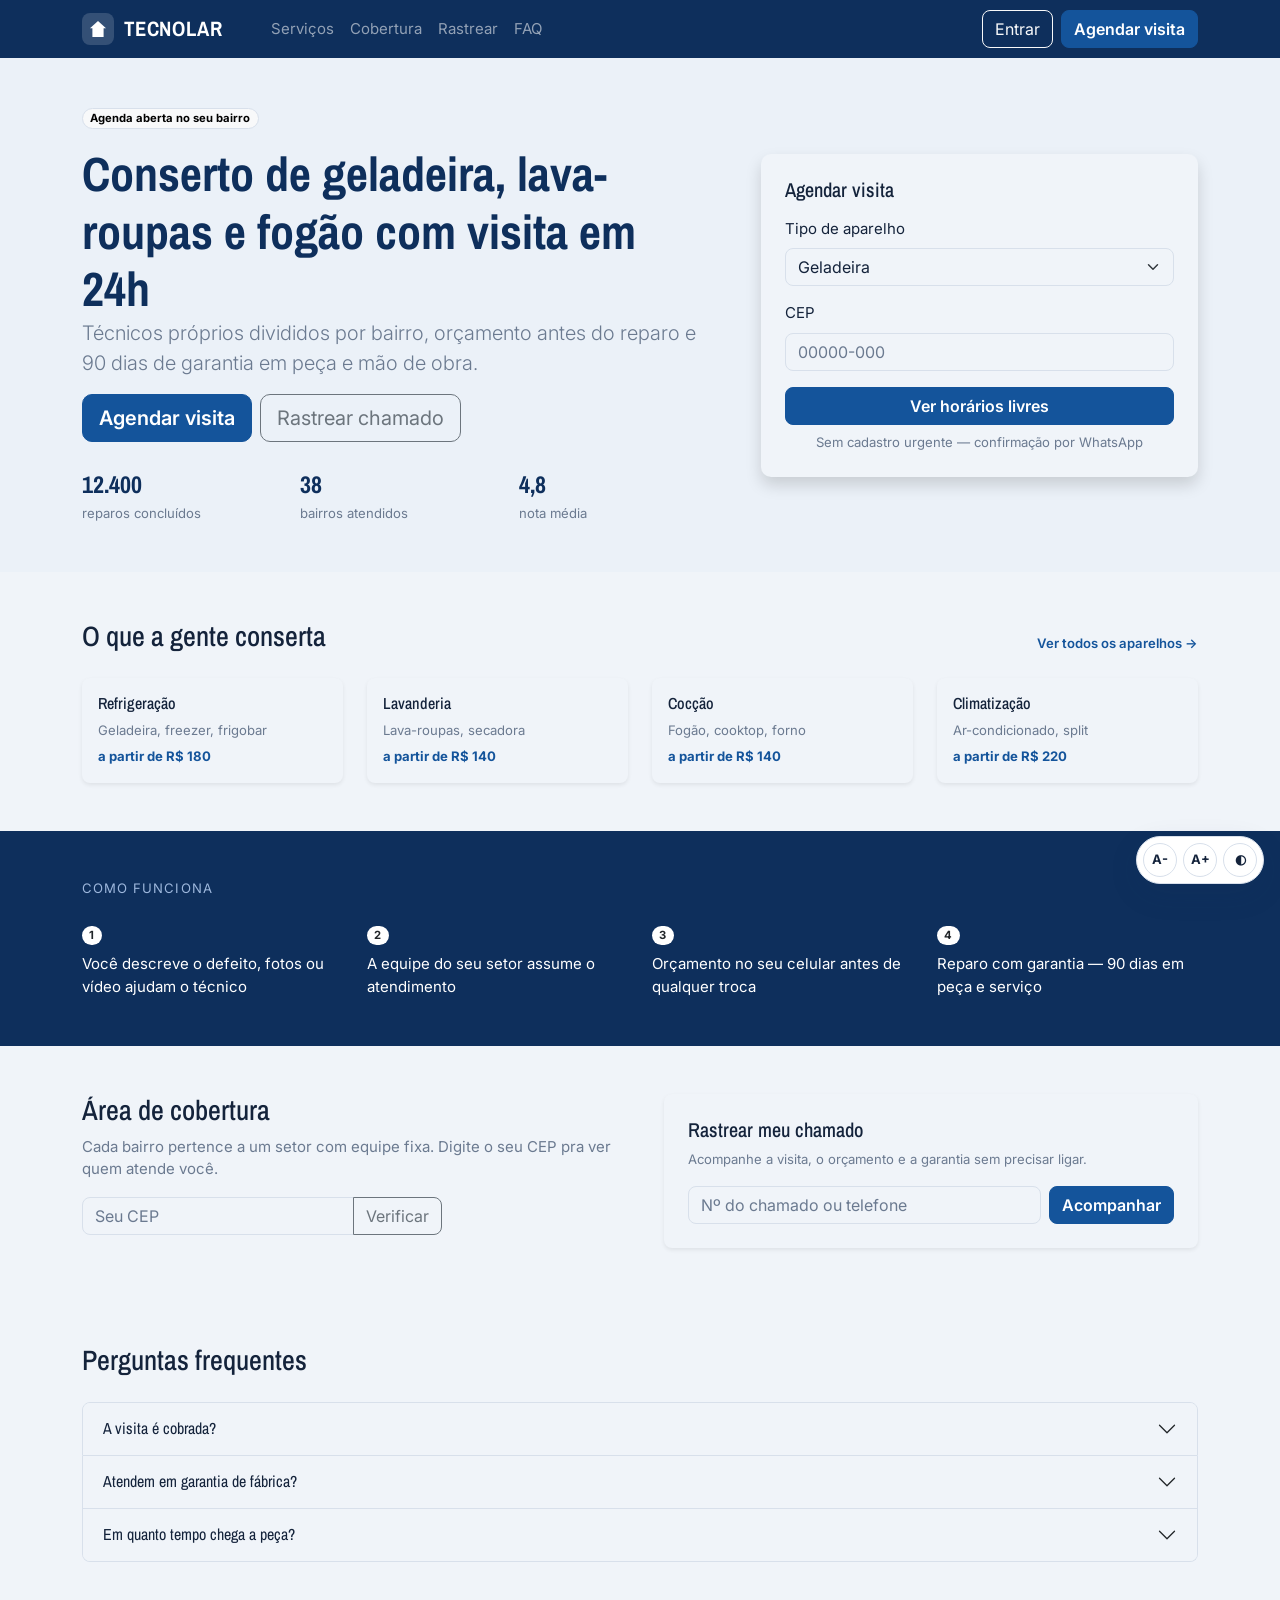
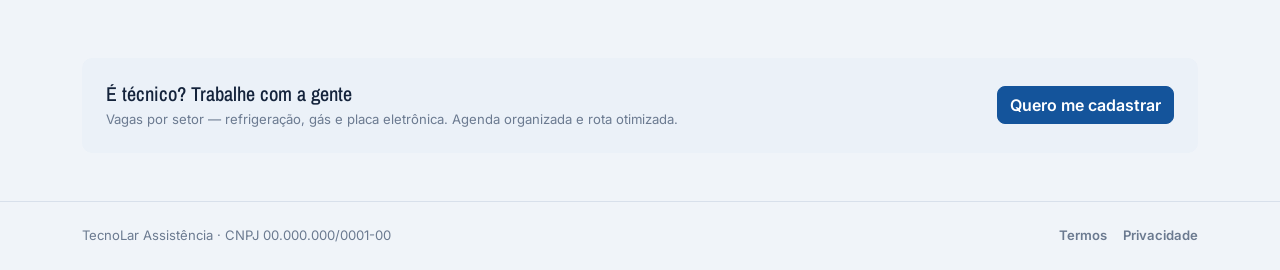
<file: index.html>
<!DOCTYPE html>
<html lang="pt-BR">
<head>
  <meta charset="UTF-8">
  <meta name="viewport" content="width=device-width, initial-scale=1.0">
  <title>TecnoLar · Assistência técnica com visita em 24h</title>
  <link rel="stylesheet" href="https://cdn.jsdelivr.net/npm/bootstrap@5.3.3/dist/css/bootstrap.min.css">
  <link rel="stylesheet" href="css/style.css">
</head>
<body>
  <nav class="navbar navbar-expand-lg navbar-dark bg-tecnolar sticky-top">
    <div class="container">
      <a class="navbar-brand logo logo-claro" href="index.html">
        <span class="logo-icone"></span>
        TECNOLAR
      </a>
      <button class="navbar-toggler" type="button" data-bs-toggle="collapse" data-bs-target="#menuPrincipal">
        <span class="navbar-toggler-icon"></span>
      </button>
      <div class="collapse navbar-collapse" id="menuPrincipal">
        <ul class="navbar-nav me-auto mb-2 mb-lg-0 ms-lg-4">
          <li class="nav-item"><a class="nav-link" href="#servicos">Serviços</a></li>
          <li class="nav-item"><a class="nav-link" href="#cobertura">Cobertura</a></li>
          <li class="nav-item"><a class="nav-link" href="#rastrear">Rastrear</a></li>
          <li class="nav-item"><a class="nav-link" href="#faq">FAQ</a></li>
        </ul>
        <div class="d-flex gap-2 align-items-center">
          <span class="text-white small d-none" id="texto-usuario-logado"></span>
          <a href="login.html" class="btn btn-outline-light" id="botao-entrar-topo">Entrar</a>
          <a href="cliente/meus-chamados.html" class="btn btn-outline-light d-none" id="link-meus-chamados-topo">Meus chamados</a>
          <a href="#" class="btn btn-outline-light d-none" id="link-sair-topo">Sair</a>
          <a href="cliente/chamado-passo-1.html" class="btn btn-primary">Agendar visita</a>
        </div>
      </div>
    </div>
  </nav>

  <header class="py-5 fundo-azul-claro">
    <div class="container">
      <div class="row align-items-center g-5">
        <div class="col-lg-7">
          <span class="badge rounded-pill text-bg-light border mb-3">Agenda aberta no seu bairro</span>
          <h1 class="display-5 fw-bold texto-azul-escuro">
            Conserto de geladeira, lava-roupas e fogão com visita em 24h
          </h1>
          <p class="lead text-secondary">
            Técnicos próprios divididos por bairro, orçamento antes do reparo e 90 dias de garantia em peça e mão de obra.
          </p>
          <div class="d-flex gap-2 mb-4">
            <a href="cliente/chamado-passo-1.html" class="btn btn-primary btn-lg">Agendar visita</a>
            <a href="#rastrear" class="btn btn-outline-secondary btn-lg">Rastrear chamado</a>
          </div>
          <div class="row text-center text-lg-start">
            <div class="col-4">
              <strong class="d-block fs-4 font-titulo texto-azul-escuro">12.400</strong>
              <small class="text-secondary">reparos concluídos</small>
            </div>
            <div class="col-4">
              <strong class="d-block fs-4 font-titulo texto-azul-escuro">38</strong>
              <small class="text-secondary">bairros atendidos</small>
            </div>
            <div class="col-4">
              <strong class="d-block fs-4 font-titulo texto-azul-escuro">4,8</strong>
              <small class="text-secondary">nota média</small>
            </div>
          </div>
        </div>
        <div class="col-lg-5">
          <div class="card shadow border-0 raio-grande">
            <div class="card-body p-4">
              <h2 class="h5 mb-3">Agendar visita</h2>
              <form action="cliente/chamado-passo-1.html" method="get">
                <div class="mb-3">
                  <label class="form-label">Tipo de aparelho</label>
                  <select class="form-select" name="aparelho">
                    <option value="geladeira">Geladeira</option>
                    <option value="lava-roupas">Lava-roupas</option>
                    <option value="fogao">Fogão</option>
                    <option value="ar-condicionado">Ar-condicionado</option>
                  </select>
                </div>
                <div class="mb-3">
                  <label class="form-label">CEP</label>
                  <input type="text" class="form-control" name="cep" placeholder="00000-000">
                </div>
                <button type="submit" class="btn btn-primary w-100">Ver horários livres</button>
                <p class="text-secondary small text-center mt-2 mb-0">Sem cadastro urgente — confirmação por WhatsApp</p>
              </form>
            </div>
          </div>
        </div>
      </div>
    </div>
  </header>

  <section id="servicos" class="py-5">
    <div class="container">
      <div class="d-flex justify-content-between align-items-end mb-4">
        <h2 class="h3 mb-0">O que a gente conserta</h2>
        <a href="cliente/chamado-passo-1.html" class="small">Ver todos os aparelhos →</a>
      </div>
      <div class="row g-4">
        <div class="col-6 col-md-3">
          <div class="card h-100 border-0 shadow-sm">
            <div class="card-body">
              <h3 class="h6">Refrigeração</h3>
              <p class="small text-secondary mb-1">Geladeira, freezer, frigobar</p>
              <strong class="small texto-azul">a partir de R$ 180</strong>
            </div>
          </div>
        </div>
        <div class="col-6 col-md-3">
          <div class="card h-100 border-0 shadow-sm">
            <div class="card-body">
              <h3 class="h6">Lavanderia</h3>
              <p class="small text-secondary mb-1">Lava-roupas, secadora</p>
              <strong class="small texto-azul">a partir de R$ 140</strong>
            </div>
          </div>
        </div>
        <div class="col-6 col-md-3">
          <div class="card h-100 border-0 shadow-sm">
            <div class="card-body">
              <h3 class="h6">Cocção</h3>
              <p class="small text-secondary mb-1">Fogão, cooktop, forno</p>
              <strong class="small texto-azul">a partir de R$ 140</strong>
            </div>
          </div>
        </div>
        <div class="col-6 col-md-3">
          <div class="card h-100 border-0 shadow-sm">
            <div class="card-body">
              <h3 class="h6">Climatização</h3>
              <p class="small text-secondary mb-1">Ar-condicionado, split</p>
              <strong class="small texto-azul">a partir de R$ 220</strong>
            </div>
          </div>
        </div>
      </div>
    </div>
  </section>

  <section class="py-5 text-white fundo-azul-escuro">
    <div class="container">
      <p class="text-uppercase small mb-4 rotulo-destaque-escuro">Como funciona</p>
      <div class="row g-4">
        <div class="col-md-3">
          <span class="badge rounded-pill bg-white text-dark mb-2">1</span>
          <p class="mb-0">Você descreve o defeito, fotos ou vídeo ajudam o técnico</p>
        </div>
        <div class="col-md-3">
          <span class="badge rounded-pill bg-white text-dark mb-2">2</span>
          <p class="mb-0">A equipe do seu setor assume o atendimento</p>
        </div>
        <div class="col-md-3">
          <span class="badge rounded-pill bg-white text-dark mb-2">3</span>
          <p class="mb-0">Orçamento no seu celular antes de qualquer troca</p>
        </div>
        <div class="col-md-3">
          <span class="badge rounded-pill bg-white text-dark mb-2">4</span>
          <p class="mb-0">Reparo com garantia — 90 dias em peça e serviço</p>
        </div>
      </div>
    </div>
  </section>

  <section id="cobertura" class="py-5">
    <div class="container">
      <div class="row g-5">
        <div class="col-lg-6">
          <h2 class="h3">Área de cobertura</h2>
          <p class="text-secondary">Cada bairro pertence a um setor com equipe fixa. Digite o seu CEP pra ver quem atende você.</p>
          <div class="input-group largura-360">
            <input type="text" class="form-control" placeholder="Seu CEP">
            <button class="btn btn-outline-secondary" type="button">Verificar</button>
          </div>
        </div>
        <div class="col-lg-6" id="rastrear">
          <div class="card border-0 shadow-sm">
            <div class="card-body p-4">
              <h2 class="h5">Rastrear meu chamado</h2>
              <p class="small text-secondary">Acompanhe a visita, o orçamento e a garantia sem precisar ligar.</p>
              <form action="cliente/chamado-acompanhar.html" method="get" class="d-flex gap-2">
                <input type="text" class="form-control" name="numero" placeholder="Nº do chamado ou telefone">
                <button type="submit" class="btn btn-primary text-nowrap">Acompanhar</button>
              </form>
            </div>
          </div>
        </div>
      </div>
    </div>
  </section>

  <section id="faq" class="py-5">
    <div class="container">
      <h2 class="h3 mb-4">Perguntas frequentes</h2>
      <div class="accordion" id="acordeaoFaq">
        <div class="accordion-item">
          <h3 class="accordion-header">
            <button class="accordion-button collapsed" type="button" data-bs-toggle="collapse" data-bs-target="#faq1">
              A visita é cobrada?
            </button>
          </h3>
          <div id="faq1" class="accordion-collapse collapse" data-bs-parent="#acordeaoFaq">
            <div class="accordion-body">Sim, a taxa de visita e diagnóstico é de R$ 90 e é abatida do reparo se você aprovar o orçamento.</div>
          </div>
        </div>
        <div class="accordion-item">
          <h3 class="accordion-header">
            <button class="accordion-button collapsed" type="button" data-bs-toggle="collapse" data-bs-target="#faq2">
              Atendem em garantia de fábrica?
            </button>
          </h3>
          <div id="faq2" class="accordion-collapse collapse" data-bs-parent="#acordeaoFaq">
            <div class="accordion-body">Aparelhos na garantia costumam exigir a assistência autorizada da marca. Fale com a gente e avaliamos o seu caso.</div>
          </div>
        </div>
        <div class="accordion-item">
          <h3 class="accordion-header">
            <button class="accordion-button collapsed" type="button" data-bs-toggle="collapse" data-bs-target="#faq3">
              Em quanto tempo chega a peça?
            </button>
          </h3>
          <div id="faq3" class="accordion-collapse collapse" data-bs-parent="#acordeaoFaq">
            <div class="accordion-body">Peças de linha costumam estar no carro do técnico. Peças encomendadas levam de 2 a 5 dias úteis.</div>
          </div>
        </div>
      </div>
    </div>
  </section>

  <section class="py-5">
    <div class="container">
      <div class="d-flex flex-column flex-md-row justify-content-between align-items-md-center gap-3 p-4 fundo-azul-claro raio-grande">
        <div>
          <h2 class="h5 mb-1">É técnico? Trabalhe com a gente</h2>
          <p class="mb-0 text-secondary small">Vagas por setor — refrigeração, gás e placa eletrônica. Agenda organizada e rota otimizada.</p>
        </div>
        <a href="tecnico/cadastro.html" class="btn btn-primary text-nowrap">Quero me cadastrar</a>
      </div>
    </div>
  </section>

  <footer class="py-4 border-top">
    <div class="container d-flex flex-column flex-md-row justify-content-between small text-secondary gap-2">
      <span>TecnoLar Assistência · CNPJ 00.000.000/0001-00</span>
      <div class="d-flex gap-3">
        <a href="#" class="text-secondary">Termos</a>
        <a href="#" class="text-secondary">Privacidade</a>
      </div>
    </div>
  </footer>

  <script src="js/app.js"></script>
  <script src="js/ui.js"></script>
  <script src="js/paginas/index.js"></script>
  <script src="https://cdn.jsdelivr.net/npm/bootstrap@5.3.3/dist/js/bootstrap.bundle.min.js"></script>
  <script src="js/acessibilidade.js"></script>
</body>
</html>
</file>
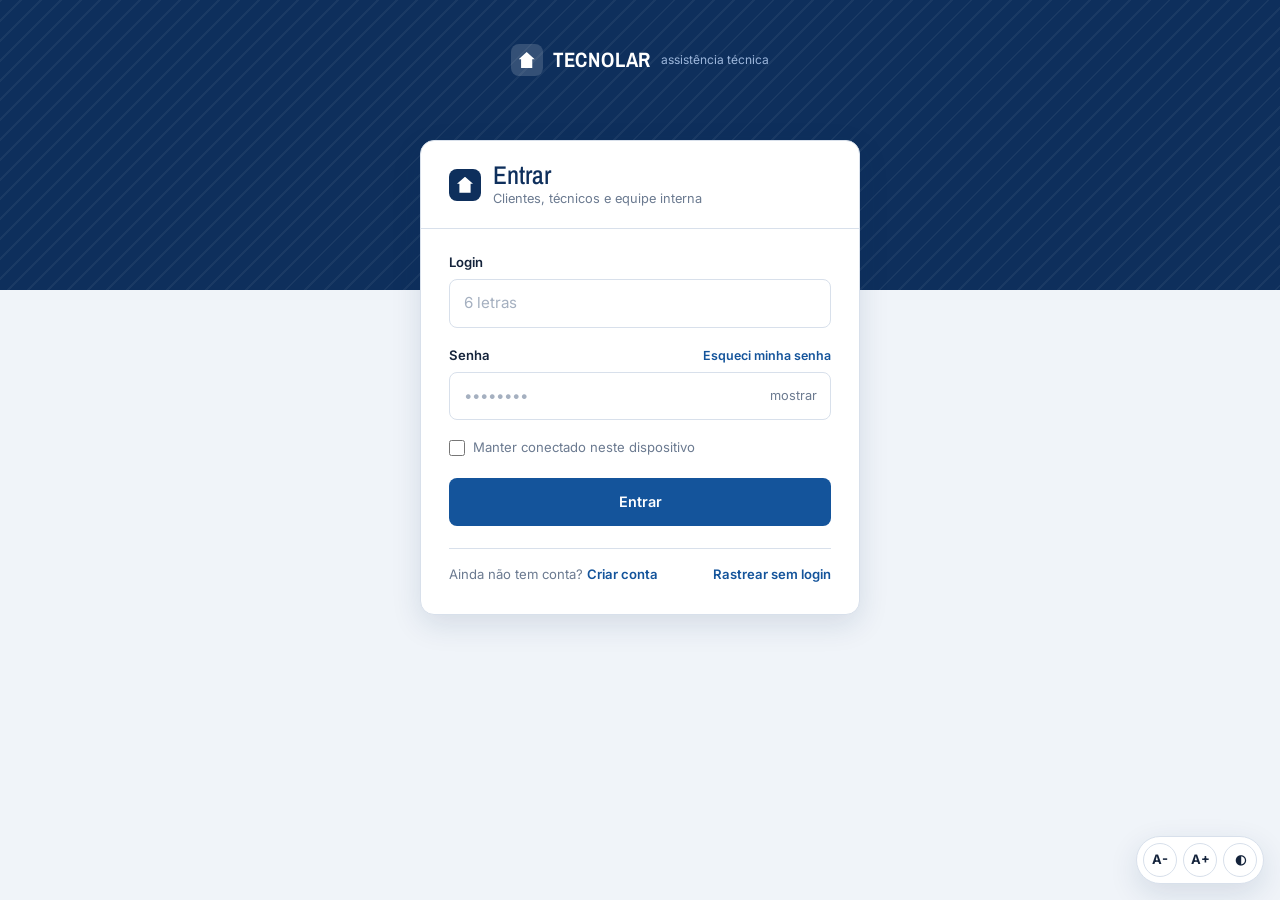
<file: login.html>
<!DOCTYPE html>
<html lang="pt-BR">
<head>
  <meta charset="UTF-8">
  <meta name="viewport" content="width=device-width, initial-scale=1.0">
  <title>Entrar | TecnoLar</title>
  <link rel="stylesheet" href="https://cdn.jsdelivr.net/npm/bootstrap@5.3.3/dist/css/bootstrap.min.css">
  <link rel="stylesheet" href="css/style.css">
</head>
<body>
  <header class="login-faixa">
    <a href="index.html" class="logo logo-claro">
      <span class="logo-icone"></span>
      TECNOLAR <small>assistência técnica</small>
    </a>
  </header>

  <main class="login-principal">
    <section class="login-cartao">
      <div class="login-cabecalho">
        <span class="logo-icone"></span>
        <div>
          <h1>Entrar</h1>
          <p>Clientes, técnicos e equipe interna</p>
        </div>
      </div>

      <form class="login-form" id="form-login">
        <div class="alerta alerta-erro d-none" id="erro-login">
          <span class="alerta-icone"></span>
          <p>Login ou senha incorretos.</p>
        </div>

        <div class="campo">
          <label for="login">Login</label>
          <input class="entrada" type="text" id="login" name="login" placeholder="6 letras" maxlength="6" required>
        </div>

        <div class="campo">
          <div class="rotulo-linha">
            <label for="senha">Senha</label>
            <a href="#">Esqueci minha senha</a>
          </div>
          <div class="senha-caixa">
            <input class="entrada" type="password" id="senha" name="senha" placeholder="••••••••" required>
            <button type="button" class="senha-mostrar" id="mostrar-senha">mostrar</button>
          </div>
        </div>

        <label class="checkbox">
          <input type="checkbox" name="manter-conectado">
          Manter conectado neste dispositivo
        </label>

        <button type="submit" class="botao botao-primario botao-total">Entrar</button>

        <div class="login-rodape">
          <span>Ainda não tem conta? <a href="cliente/cadastro.html">Criar conta</a></span>
          <a href="cliente/chamado-acompanhar.html">Rastrear sem login</a>
        </div>
      </form>
    </section>
  </main>

  <script src="js/app.js"></script>
  <script src="js/paginas/login.js"></script>
  <script src="https://cdn.jsdelivr.net/npm/bootstrap@5.3.3/dist/js/bootstrap.bundle.min.js"></script>
  <script src="js/acessibilidade.js"></script>
</body>
</html>
</file>
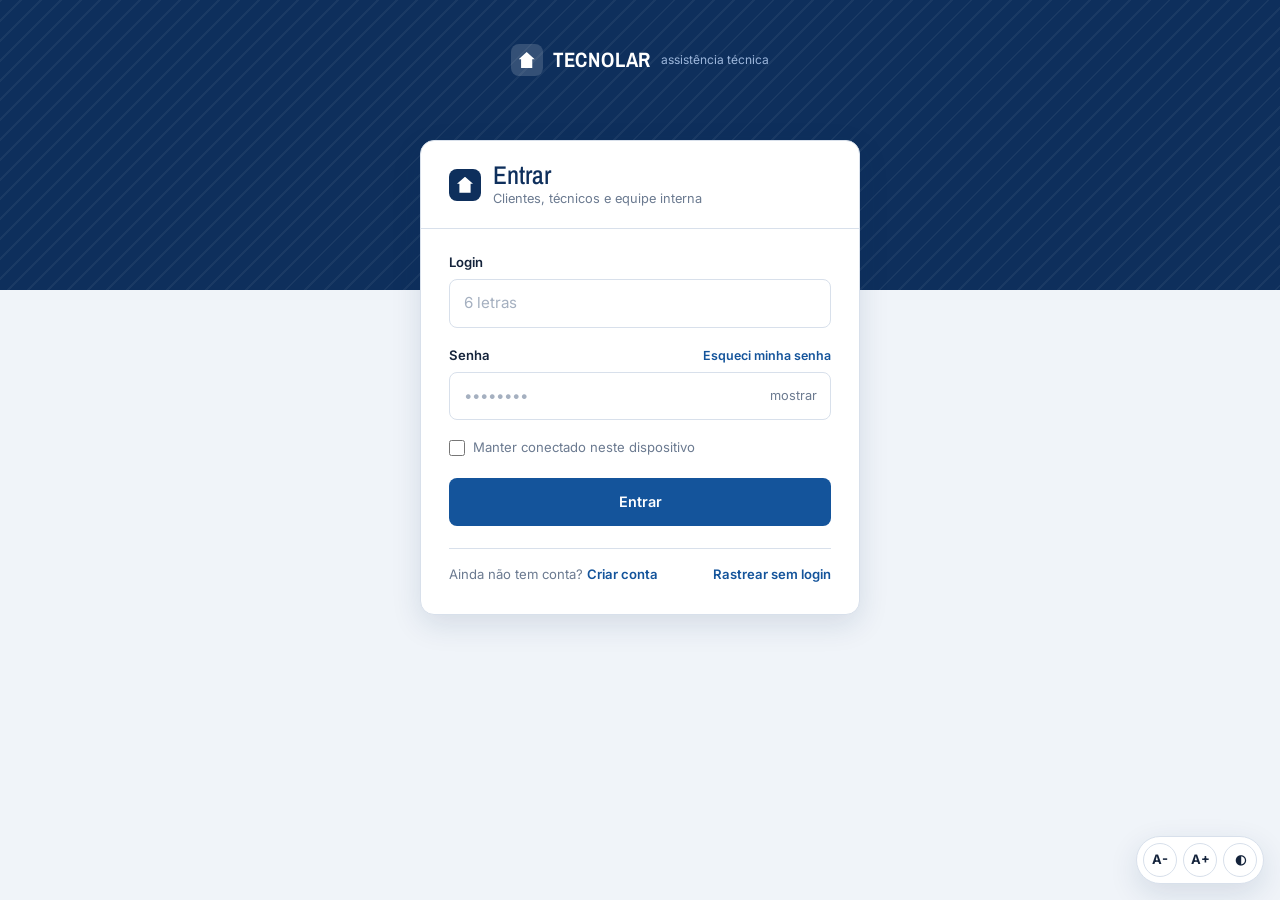
<file: admin/chamado-detalhe.html>
<!DOCTYPE html>
<html lang="pt-BR">
<head>
  <meta charset="UTF-8">
  <meta name="viewport" content="width=device-width, initial-scale=1.0">
  <title>Detalhe do chamado · Painel admin | TecnoLar</title>
  <link rel="stylesheet" href="https://cdn.jsdelivr.net/npm/bootstrap@5.3.3/dist/css/bootstrap.min.css">
  <link rel="stylesheet" href="../css/style.css">
</head>
<body>
  <header class="topo">
    <div class="topo-conteudo">
      <a href="chamados.html" class="logo"><span class="logo-icone"></span>TECNOLAR</a>
      <div class="d-flex align-items-center gap-3">
        <span class="topo-ajuda" id="texto-usuario-logado"></span>
        <a href="chamados.html" class="small">← Voltar aos chamados</a>
      </div>
    </div>
  </header>

  <main class="container py-4">
    <div id="estado-carregando">
      <p class="text-center text-secondary py-5">Carregando chamado...</p>
    </div>

    <div id="estado-nao-encontrado" class="alerta alerta-erro d-none">
      <span class="alerta-icone"></span>
      <p>Chamado não encontrado. <a href="chamados.html">Voltar</a></p>
    </div>

    <div id="estado-chamado" class="d-none">
      <div class="d-flex justify-content-between align-items-start flex-wrap gap-3 mb-4">
        <div>
          <h1 class="h4 mb-1">
            <span id="texto-titulo-chamado"></span>
            <span class="badge rounded-pill align-middle ms-2" id="badge-status"></span>
          </h1>
          <p class="text-secondary small mb-0" id="texto-info-abertura"></p>
        </div>
        <div class="d-flex gap-2">
          <button class="botao botao-secundario" type="button" id="botao-reatribuir-topo">Reatribuir</button>
          <button class="botao botao-primario" type="button" id="botao-contatar-cliente">Contatar cliente</button>
        </div>
      </div>

      <div class="row g-4">
        <div class="col-lg-8">
          <div class="cartao">
            <div class="cartao-corpo">
              <h2 class="h6 text-uppercase rotulo-secao texto-azul">Linha do tempo</h2>
              <ol class="linha-tempo" id="lista-linha-tempo"></ol>

              <hr>
              <h2 class="h6 text-uppercase rotulo-secao texto-azul">Notas internas</h2>
              <textarea class="entrada" id="campo-nota" placeholder="Escrever nota para a equipe..." rows="2"></textarea>
              <button class="botao botao-secundario botao-pequeno mt-2" type="button" id="botao-salvar-nota">Salvar nota</button>
              <ul class="list-unstyled small mt-3" id="lista-notas"></ul>
              <p class="dica">Visível só para atendentes e supervisores</p>
            </div>
          </div>
        </div>

        <div class="col-lg-4">
          <div class="caixa mb-3">
            <h3 class="h6 text-uppercase text-secondary rotulo-secao">Cliente</h3>
            <strong class="d-block" id="texto-nome-cliente"></strong>
            <span class="d-block small text-secondary" id="texto-telefone-cliente"></span>
            <span class="d-block small text-secondary" id="texto-endereco-cliente"></span>
          </div>

          <div class="caixa mb-3" id="bloco-tecnico">
            <h3 class="h6 text-uppercase text-secondary rotulo-secao">Equipe responsável</h3>
            <strong class="d-block mb-2" id="texto-equipe-tecnico"></strong>
            <div class="chips mb-2" id="chips-especialidades"></div>

            <div class="alerta alerta-info mb-2 d-none" id="aviso-na-fila">
              <span class="alerta-icone"></span>
              <div>
                <strong>Na fila de atendimento</strong>
                <p>Ainda não existe painel do técnico, então quem marca a saída é o admin aqui mesmo.</p>
              </div>
            </div>
            <button class="botao botao-primario botao-pequeno w-100 mb-2 d-none" type="button" id="botao-em-rota">Marcar técnico a caminho</button>

            <label class="rotulo" for="select-tecnico" id="rotulo-select-tecnico">Atribuir técnico</label>
            <select class="entrada" id="select-tecnico">
              <option value="">-- selecionar --</option>
            </select>
            <button class="botao botao-primario botao-pequeno mt-2" type="button" id="botao-atribuir">Atribuir</button>
          </div>

          <div class="caixa">
            <h3 class="h6 text-uppercase text-secondary rotulo-secao">Orçamento</h3>
            <div id="lista-itens-orcamento-admin"></div>
            <div class="d-flex justify-content-between fw-semibold pt-2 border-top mt-2 d-none" id="linha-total-orcamento">
              <span>Total</span><span id="texto-total-orcamento-admin"></span>
            </div>
            <p class="small text-secondary mb-0 d-none" id="texto-sem-orcamento">Ainda não enviado.</p>
          </div>
        </div>
      </div>
    </div>

    <!-- Modelos (ficam escondidos; o JS clona um pedaço pra cada item da lista) -->
    <template id="modelo-evento-tempo">
      <li>
        <strong class="d-block small js-titulo"></strong>
        <span class="d-block small text-secondary js-detalhe"></span>
        <span class="d-block small text-secondary js-quando"></span>
      </li>
    </template>

    <template id="modelo-nota">
      <li class="py-1 border-bottom"><strong class="js-autor"></strong> <span class="js-texto"></span> <span class="text-secondary js-quando"></span></li>
    </template>

    <template id="modelo-chip">
      <span class="chip"><span class="js-texto"></span></span>
    </template>

    <template id="modelo-item-orcamento-admin">
      <div class="d-flex justify-content-between small py-1">
        <span class="js-descricao"></span><span class="js-valor"></span>
      </div>
    </template>
  </main>

  <script src="../js/app.js"></script>
  <script src="../js/ui.js"></script>
  <script src="../js/paginas/admin-chamado-detalhe.js"></script>
  <script src="https://cdn.jsdelivr.net/npm/bootstrap@5.3.3/dist/js/bootstrap.bundle.min.js"></script>
  <script src="../js/acessibilidade.js"></script>
</body>
</html>
</file>
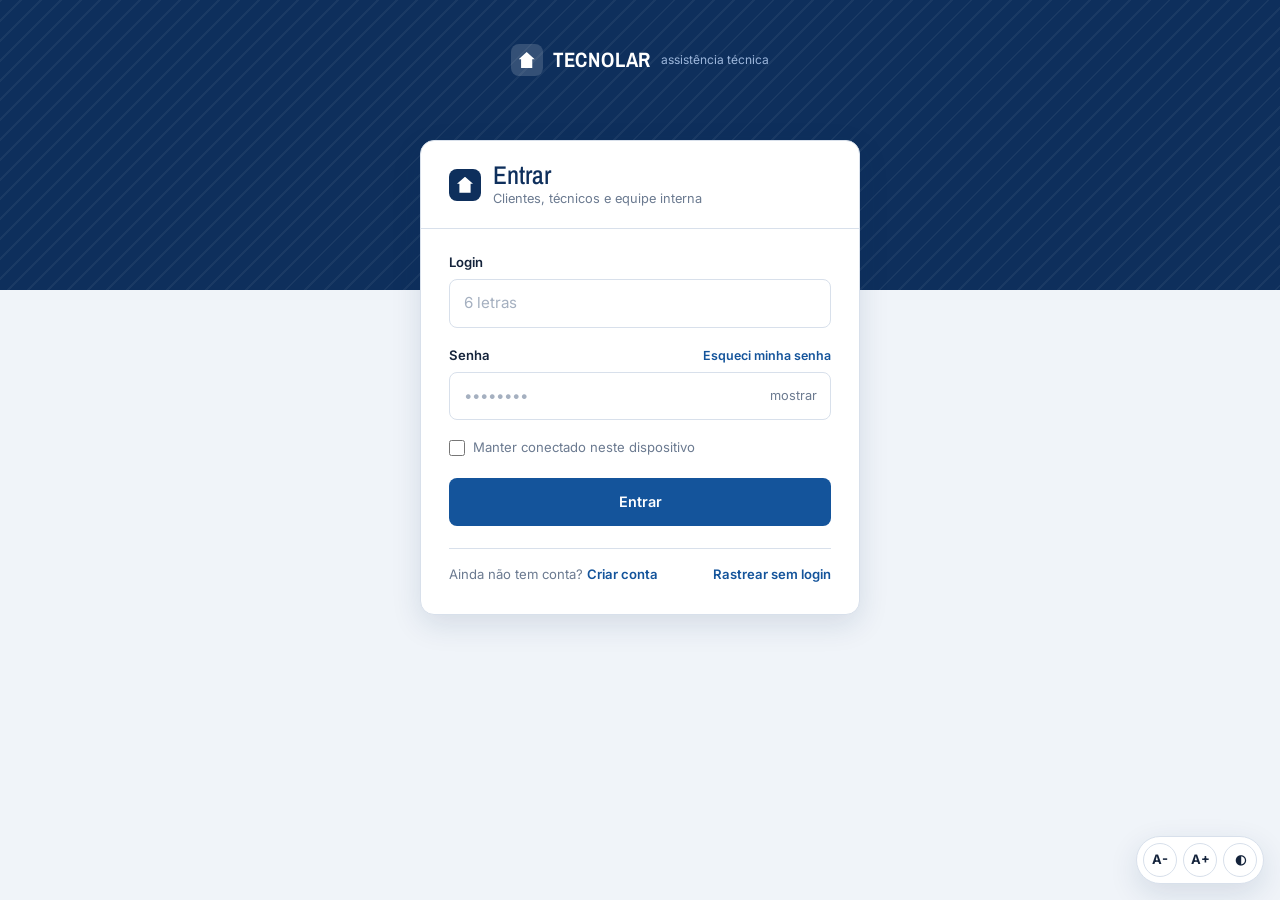
<file: admin/chamados.html>
<!DOCTYPE html>
<html lang="pt-BR">
<head>
  <meta charset="UTF-8">
  <meta name="viewport" content="width=device-width, initial-scale=1.0">
  <title>Chamados · Painel admin | TecnoLar</title>
  <link rel="stylesheet" href="https://cdn.jsdelivr.net/npm/bootstrap@5.3.3/dist/css/bootstrap.min.css">
  <link rel="stylesheet" href="../css/style.css">
</head>
<body>
  <div class="admin-layout">
    <aside class="admin-sidebar">
      <a href="../index.html" class="logo mb-4 d-inline-flex"><span class="logo-icone"></span>TECNOLAR</a>
      <nav class="nav flex-column gap-1">
        <a class="nav-link active" href="chamados.html">Chamados</a>
        <a class="nav-link" href="../cliente/chamado-passo-1.html">Novo chamado</a>
        <a class="nav-link" href="#">Mapa de setores</a>
        <a class="nav-link" href="#">Equipes e técnicos</a>
        <a class="nav-link" href="#" id="link-em-risco">Em risco <span class="badge rounded-pill text-bg-danger" id="contador-risco">0</span></a>
        <a class="nav-link" href="#">Relatórios</a>
      </nav>
      <hr>
      <p class="small text-secondary px-2 mb-2" id="texto-usuario-logado"></p>
      <nav class="nav flex-column gap-1">
        <a class="nav-link" href="#">Configurações</a>
        <a class="nav-link text-secondary" href="#" id="link-sair">Sair</a>
      </nav>
    </aside>

    <main class="admin-main">
      <button class="botao-menu-admin" type="button" id="botao-menu-admin" aria-label="Abrir menu">☰</button>
      <div class="d-flex justify-content-between align-items-start flex-wrap gap-2 mb-4">
        <div>
          <h1 class="h3 mb-1">Chamados</h1>
          <p class="text-secondary mb-0" id="texto-resumo-topo">—</p>
        </div>
        <div class="d-flex gap-2">
          <button class="botao botao-secundario" type="button" id="botao-exportar">Exportar</button>
          <a href="../cliente/chamado-passo-1.html" class="botao botao-primario">+ Novo chamado</a>
        </div>
      </div>

      <div class="row g-3 mb-4">
        <div class="col-6 col-md-3">
          <div class="cartao-estatistica">
            <p class="dica mb-1">Aguardando distribuição</p>
            <strong class="fs-3 font-titulo texto-azul-escuro" id="num-aguardando">0</strong>
          </div>
        </div>
        <div class="col-6 col-md-3">
          <div class="cartao-estatistica">
            <p class="dica mb-1">Em atendimento</p>
            <strong class="fs-3 font-titulo texto-azul-escuro" id="num-atendimento">0</strong>
          </div>
        </div>
        <div class="col-6 col-md-3">
          <div class="cartao-estatistica">
            <p class="dica mb-1">Aguardando aprovação</p>
            <strong class="fs-3 font-titulo texto-azul-escuro" id="num-aprovacao">0</strong>
          </div>
        </div>
        <div class="col-6 col-md-3">
          <div class="cartao-estatistica risco">
            <p class="dica mb-1 texto-vermelho">Em risco de SLA</p>
            <strong class="fs-3 font-titulo texto-vermelho" id="num-risco">0</strong>
          </div>
        </div>
      </div>

      <ul class="nav nav-pills gap-2 mb-3" id="filtros-status">
        <li class="nav-item"><button class="nav-link active" data-filtro="todos">Todos</button></li>
        <li class="nav-item"><button class="nav-link" data-filtro="sem-tecnico">Sem técnico</button></li>
        <li class="nav-item"><button class="nav-link" data-filtro="urgente">Urgente</button></li>
      </ul>

      <div class="table-responsive caixa-arredondada">
        <table class="table table-hover align-middle mb-0">
          <thead>
            <tr class="small text-secondary text-uppercase">
              <th>Nº</th>
              <th>Aparelho / Defeito</th>
              <th>Cliente · Setor</th>
              <th>Equipe · Técnico</th>
              <th>SLA</th>
              <th>Status</th>
            </tr>
          </thead>
          <tbody id="corpo-tabela-chamados"></tbody>
        </table>
      </div>
      <p class="text-secondary small mt-2" id="texto-paginacao">—</p>
    </main>
  </div>

  <!-- Modelo de linha da tabela: o JS clona isto pra cada chamado -->
  <template id="modelo-linha-chamado">
    <tr class="linha-clicavel">
      <td class="fw-semibold js-numero"></td>
      <td>
        <strong class="d-block small js-aparelho"></strong>
        <span class="text-secondary small js-defeito"></span>
      </td>
      <td class="small">
        <span class="js-cliente"></span><br>
        <span class="text-secondary js-setor"></span>
      </td>
      <td class="small js-equipe-tecnico"></td>
      <td class="small js-sla"></td>
      <td><span class="badge rounded-pill js-status"></span></td>
    </tr>
  </template>

  <script src="../js/app.js"></script>
  <script src="../js/ui.js"></script>
  <script src="../js/paginas/admin-chamados.js"></script>
  <script src="https://cdn.jsdelivr.net/npm/bootstrap@5.3.3/dist/js/bootstrap.bundle.min.js"></script>
  <script src="../js/acessibilidade.js"></script>
</body>
</html>
</file>
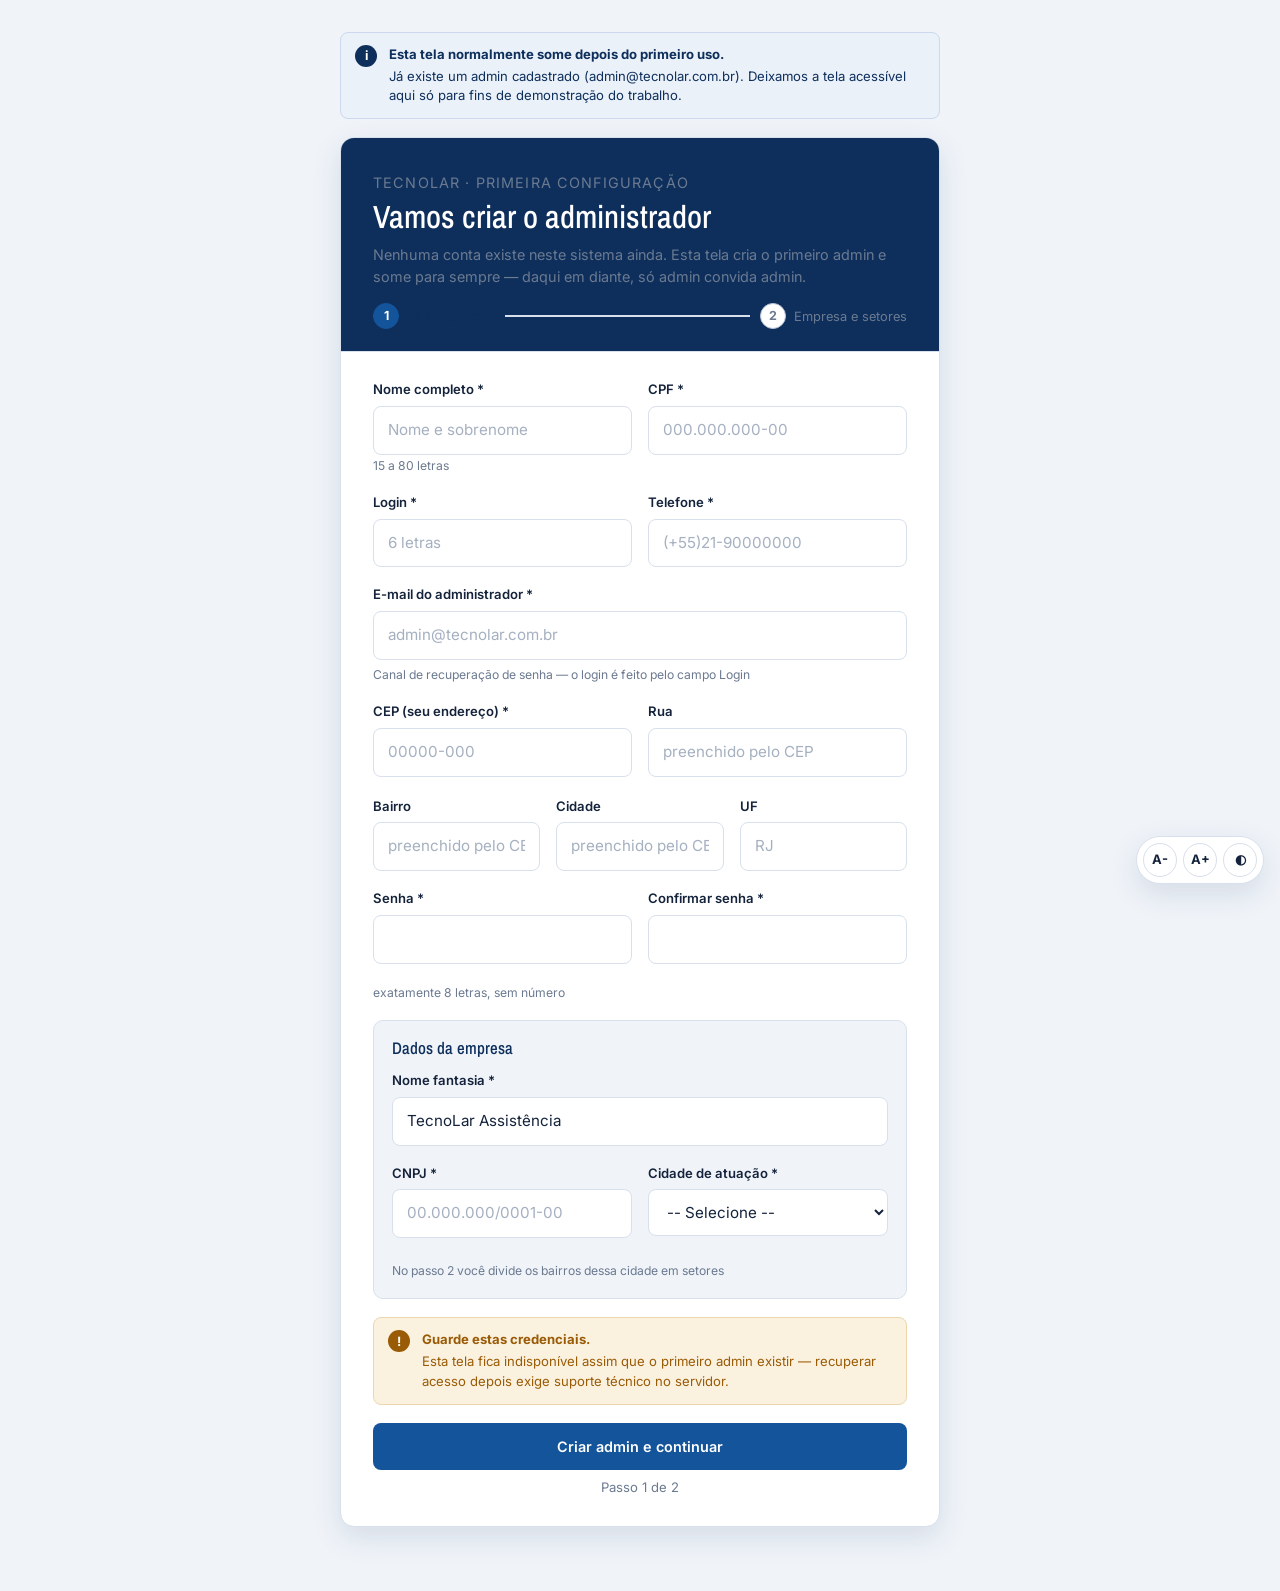
<file: admin/setup.html>
<!DOCTYPE html>
<html lang="pt-BR">
<head>
  <meta charset="UTF-8">
  <meta name="viewport" content="width=device-width, initial-scale=1.0">
  <title>TecnoLar · Primeira configuração</title>
  <link rel="stylesheet" href="https://cdn.jsdelivr.net/npm/bootstrap@5.3.3/dist/css/bootstrap.min.css">
  <link rel="stylesheet" href="../css/style.css">
</head>
<body>
  <main class="pagina-chamado largura-640">
    <div class="alerta alerta-info d-none" id="aviso-ja-existe">
      <span class="alerta-icone"></span>
      <div>
        <strong>Esta tela normalmente some depois do primeiro uso.</strong>
        <p>Já existe um admin cadastrado (<span id="email-admin-existente"></span>). Deixamos a tela acessível aqui só para fins de demonstração do trabalho.</p>
      </div>
    </div>

    <section class="cartao">
      <div class="cartao-topo fundo-azul-escuro text-white">
        <p class="text-uppercase small mb-1 rotulo-destaque-escuro">TecnoLar · primeira configuração</p>
        <h1 class="h3 text-white">Vamos criar o administrador</h1>
        <p class="mb-0 texto-subtitulo-escuro">
          Nenhuma conta existe neste sistema ainda. Esta tela cria o primeiro admin e some para sempre — daqui em diante, só admin convida admin.
        </p>
        <ol class="passos mt-3" aria-label="Etapas da configuração">
          <li class="passo ativo" aria-current="step"><span class="passo-numero">1</span><span class="passo-texto">Administrador</span></li>
          <li class="passo-linha" aria-hidden="true"></li>
          <li class="passo"><span class="passo-numero">2</span><span class="passo-texto">Empresa e setores</span></li>
        </ol>
      </div>

      <div class="cartao-corpo">
        <div class="alerta alerta-erro d-none" id="erro-cadastro">
          <span class="alerta-icone"></span>
          <p id="texto-erro-cadastro">Verifique os dados informados.</p>
        </div>

        <form id="form-setup">
          <div class="grade grade-2">
            <div class="campo">
              <label for="nome">Nome completo *</label>
              <input class="entrada" type="text" id="nome" name="nome" placeholder="Nome e sobrenome" autocomplete="name" required>
              <p class="dica dica-compacta">15 a 80 letras</p>
            </div>
            <div class="campo">
              <label for="cpf">CPF *</label>
              <input class="entrada" type="text" id="cpf" name="cpf" placeholder="000.000.000-00" inputmode="numeric" maxlength="14" required>
            </div>
          </div>

          <div class="grade grade-2">
            <div class="campo">
              <label for="login">Login *</label>
              <input class="entrada" type="text" id="login" name="login" placeholder="6 letras" maxlength="6" required>
            </div>
            <div class="campo">
              <label for="telefone">Telefone *</label>
              <input class="entrada" type="tel" id="telefone" name="telefone" placeholder="(+55)21-90000000" inputmode="numeric" maxlength="14" required>
            </div>
          </div>

          <div class="campo">
            <label for="email">E-mail do administrador *</label>
            <input class="entrada" type="email" id="email" name="email" placeholder="admin@tecnolar.com.br" autocomplete="email" required>
            <p class="dica">Canal de recuperação de senha — o login é feito pelo campo Login</p>
          </div>

          <div class="grade grade-2">
            <div class="campo">
              <label for="cep">CEP (seu endereço) *</label>
              <input class="entrada" type="text" id="cep" name="cep" placeholder="00000-000" inputmode="numeric" maxlength="9" required>
            </div>
            <div class="campo">
              <label for="rua">Rua</label>
              <input class="entrada" type="text" id="rua" name="rua" placeholder="preenchido pelo CEP">
            </div>
          </div>
          <p class="dica dica-compacta" id="status-cep"></p>
          <div class="grade grade-3">
            <div class="campo">
              <label for="bairroEndereco">Bairro</label>
              <input class="entrada" type="text" id="bairroEndereco" name="bairroEndereco" placeholder="preenchido pelo CEP">
            </div>
            <div class="campo">
              <label for="cidadeEndereco">Cidade</label>
              <input class="entrada" type="text" id="cidadeEndereco" name="cidadeEndereco" placeholder="preenchido pelo CEP">
            </div>
            <div class="campo">
              <label for="uf">UF</label>
              <input class="entrada" type="text" id="uf" name="uf" placeholder="RJ" maxlength="2">
            </div>
          </div>

          <div class="grade grade-2">
            <div class="campo">
              <label for="senha">Senha *</label>
              <input class="entrada" type="password" id="senha" name="senha" maxlength="8" autocomplete="new-password" required>
            </div>
            <div class="campo">
              <label for="confirmar-senha">Confirmar senha *</label>
              <input class="entrada" type="password" id="confirmar-senha" name="confirmar_senha" maxlength="8" autocomplete="new-password" required>
            </div>
          </div>
          <p class="dica dica-compacta">exatamente 8 letras, sem número</p>

          <div class="caixa">
            <h3>Dados da empresa</h3>
            <div class="campo">
              <label for="nome-fantasia">Nome fantasia *</label>
              <input class="entrada" type="text" id="nome-fantasia" name="nome_fantasia" value="TecnoLar Assistência" autocomplete="organization" required>
            </div>
            <div class="grade grade-2">
              <div class="campo">
                <label for="cnpj">CNPJ *</label>
                <input class="entrada" type="text" id="cnpj" name="cnpj" placeholder="00.000.000/0001-00" inputmode="numeric" maxlength="18" required>
              </div>
              <div class="campo">
                <label for="cidade-empresa">Cidade de atuação *</label>
                <select class="entrada" id="cidade-empresa" name="cidade_empresa" required>
                  <option value="">-- Selecione --</option>
                  <option value="rio-de-janeiro">Rio de Janeiro</option>
                  <option value="niteroi">Niterói</option>
                  <option value="petropolis">Petrópolis</option>
                  <option value="volta-redonda">Volta Redonda</option>
                  <option value="mesquita">Mesquita</option>
                  <option value="nova-iguacu">Nova Iguaçu</option>
                </select>
              </div>
            </div>
            <p class="dica mb-0">No passo 2 você divide os bairros dessa cidade em setores</p>
          </div>

          <div class="alerta alerta-aviso">
            <span class="alerta-icone"></span>
            <div>
              <strong>Guarde estas credenciais.</strong>
              <p>Esta tela fica indisponível assim que o primeiro admin existir — recuperar acesso depois exige suporte técnico no servidor.</p>
            </div>
          </div>

          <button type="submit" class="botao botao-primario botao-total">Criar admin e continuar</button>
          <p class="text-center small text-secondary mt-2 mb-0">Passo 1 de 2</p>
        </form>
      </div>
    </section>
  </main>

  <script src="../js/app.js"></script>
  <script src="../js/validacao.js"></script>
  <script src="../js/paginas/setup-admin.js"></script>
  <script src="https://cdn.jsdelivr.net/npm/bootstrap@5.3.3/dist/js/bootstrap.bundle.min.js"></script>
  <script src="../js/acessibilidade.js"></script>
</body>
</html>
</file>
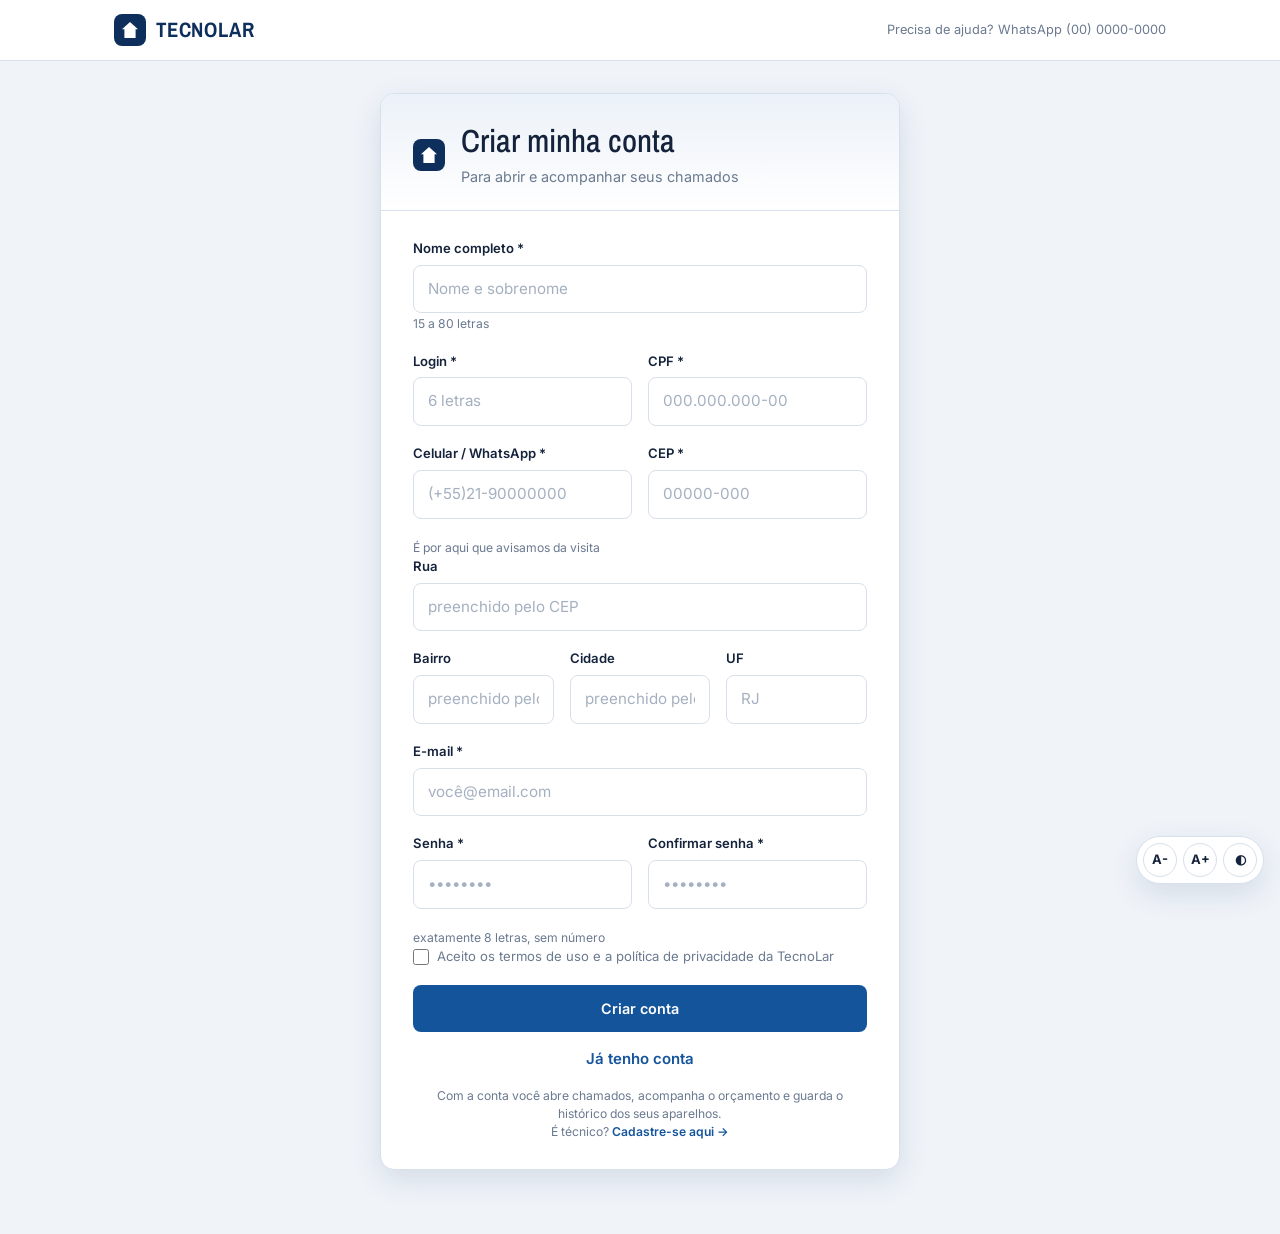
<file: cliente/cadastro.html>
<!DOCTYPE html>
<html lang="pt-BR">
<head>
  <meta charset="UTF-8">
  <meta name="viewport" content="width=device-width, initial-scale=1.0">
  <title>Criar minha conta | TecnoLar</title>
  <link rel="stylesheet" href="https://cdn.jsdelivr.net/npm/bootstrap@5.3.3/dist/css/bootstrap.min.css">
  <link rel="stylesheet" href="../css/style.css">
</head>
<body>
  <header class="topo">
    <div class="topo-conteudo">
      <a href="../index.html" class="logo"><span class="logo-icone"></span>TECNOLAR</a>
      <span class="topo-ajuda">Precisa de ajuda? WhatsApp (00) 0000-0000</span>
    </div>
  </header>

  <main class="pagina-chamado largura-560">
    <section class="cartao">
      <div class="cartao-topo">
        <div class="d-flex align-items-center gap-3">
          <span class="logo-icone"></span>
          <div>
            <h1 class="h3 mb-0">Criar minha conta</h1>
            <p class="mb-0 text-secondary small">Para abrir e acompanhar seus chamados</p>
          </div>
        </div>
      </div>

      <div class="cartao-corpo">
        <div class="alerta alerta-erro d-none" id="erro-cadastro">
          <span class="alerta-icone"></span>
          <p id="texto-erro-cadastro">Já existe uma conta com este e-mail.</p>
        </div>

        <form id="form-cadastro-cliente">
          <div class="campo">
            <label for="nome">Nome completo *</label>
            <input class="entrada" type="text" id="nome" name="nome" placeholder="Nome e sobrenome" required>
            <p class="dica dica-compacta">15 a 80 letras</p>
          </div>

          <div class="grade grade-2">
            <div class="campo">
              <label for="login">Login *</label>
              <input class="entrada" type="text" id="login" name="login" placeholder="6 letras" maxlength="6" required>
            </div>
            <div class="campo">
              <label for="cpf">CPF *</label>
              <input class="entrada" type="text" id="cpf" name="cpf" placeholder="000.000.000-00" inputmode="numeric" maxlength="14" required>
            </div>
          </div>

          <div class="grade grade-2">
            <div class="campo">
              <label for="telefone">Celular / WhatsApp *</label>
              <input class="entrada" type="tel" id="telefone" name="telefone" placeholder="(+55)21-90000000" inputmode="numeric" maxlength="14" required>
            </div>
            <div class="campo">
              <label for="cep">CEP *</label>
              <input class="entrada" type="text" id="cep" name="cep" placeholder="00000-000" inputmode="numeric" maxlength="9" required>
            </div>
          </div>
          <p class="dica dica-compacta" id="status-cep">É por aqui que avisamos da visita</p>

          <div class="campo">
            <label for="rua">Rua</label>
            <input class="entrada" type="text" id="rua" name="rua" placeholder="preenchido pelo CEP">
          </div>
          <div class="grade grade-3">
            <div class="campo">
              <label for="bairro">Bairro</label>
              <input class="entrada" type="text" id="bairro" name="bairro" placeholder="preenchido pelo CEP">
            </div>
            <div class="campo">
              <label for="cidade">Cidade</label>
              <input class="entrada" type="text" id="cidade" name="cidade" placeholder="preenchido pelo CEP">
            </div>
            <div class="campo">
              <label for="uf">UF</label>
              <input class="entrada" type="text" id="uf" name="uf" placeholder="RJ" maxlength="2">
            </div>
          </div>

          <div class="campo">
            <label for="email">E-mail *</label>
            <input class="entrada" type="email" id="email" name="email" placeholder="você@email.com" required>
          </div>

          <div class="grade grade-2">
            <div class="campo">
              <label for="senha">Senha *</label>
              <input class="entrada" type="password" id="senha" name="senha" placeholder="••••••••" maxlength="8" required>
            </div>
            <div class="campo">
              <label for="confirmar-senha">Confirmar senha *</label>
              <input class="entrada" type="password" id="confirmar-senha" name="confirmar_senha" placeholder="••••••••" maxlength="8" required>
            </div>
          </div>
          <p class="dica dica-compacta">exatamente 8 letras, sem número</p>

          <label class="checkbox checkbox-espacado">
            <input type="checkbox" required>
            Aceito os termos de uso e a política de privacidade da TecnoLar
          </label>

          <button type="submit" class="botao botao-primario botao-total">Criar conta</button>

          <p class="text-center mt-3 mb-0">
            <a href="../login.html">Já tenho conta</a>
          </p>
          <p class="dica text-center mt-3">
            Com a conta você abre chamados, acompanha o orçamento e guarda o histórico dos seus aparelhos.<br>
            É técnico? <a href="../tecnico/cadastro.html">Cadastre-se aqui →</a>
          </p>
        </form>
      </div>
    </section>
  </main>

  <script src="../js/app.js"></script>
  <script src="../js/validacao.js"></script>
  <script src="../js/paginas/cadastro-cliente.js"></script>
  <script src="https://cdn.jsdelivr.net/npm/bootstrap@5.3.3/dist/js/bootstrap.bundle.min.js"></script>
  <script src="../js/acessibilidade.js"></script>
</body>
</html>
</file>
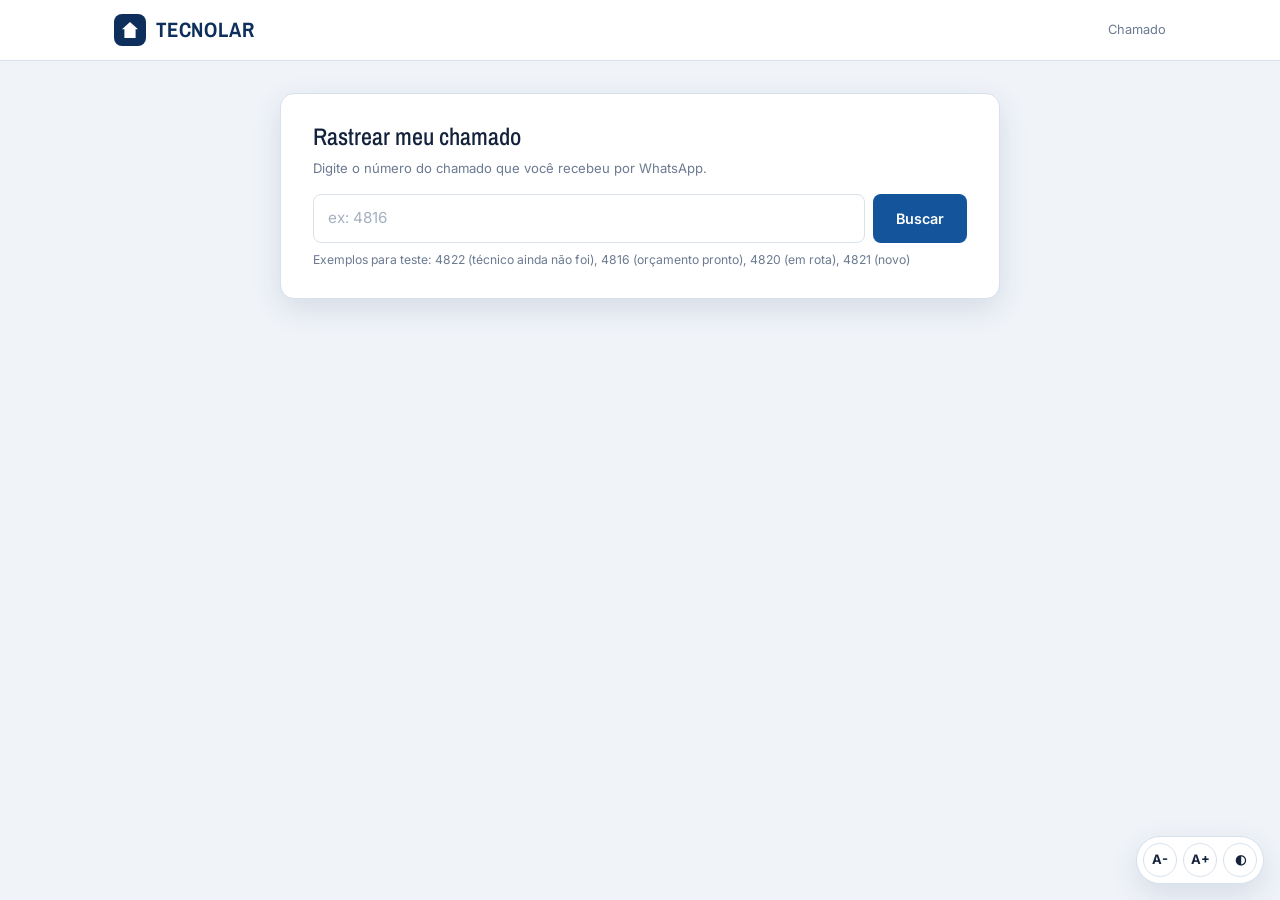
<file: cliente/chamado-acompanhar.html>
<!DOCTYPE html>
<html lang="pt-BR">
<head>
  <meta charset="UTF-8">
  <meta name="viewport" content="width=device-width, initial-scale=1.0">
  <title>Acompanhar chamado | TecnoLar</title>
  <link rel="stylesheet" href="https://cdn.jsdelivr.net/npm/bootstrap@5.3.3/dist/css/bootstrap.min.css">
  <link rel="stylesheet" href="../css/style.css">
</head>
<body>
  <header class="topo">
    <div class="topo-conteudo">
      <a href="../index.html" class="logo"><span class="logo-icone"></span>TECNOLAR</a>
      <div class="d-flex align-items-center gap-3">
        <span class="topo-ajuda d-none" id="texto-usuario-logado"></span>
        <a href="#" class="topo-ajuda d-none" id="link-sair-topo">Sair</a>
        <a href="meus-chamados.html" class="topo-ajuda d-none" id="link-meus-chamados-topo">Meus chamados</a>
        <span class="topo-ajuda" id="texto-numero-chamado">Chamado</span>
      </div>
    </div>
  </header>

  <main class="pagina-chamado">
    <div id="busca-chamado" class="cartao">
      <div class="cartao-corpo">
        <h1 class="h4">Rastrear meu chamado</h1>
        <p class="text-secondary small">Digite o número do chamado que você recebeu por WhatsApp.</p>
        <form id="form-busca" class="d-flex gap-2">
          <input type="text" class="entrada" id="input-numero" placeholder="ex: 4816" required>
          <button type="submit" class="botao botao-primario text-nowrap">Buscar</button>
        </form>
        <p class="dica mt-2">Exemplos para teste: 4822 (técnico ainda não foi), 4816 (orçamento pronto), 4820 (em rota), 4821 (novo)</p>
      </div>
    </div>

    <section class="cartao d-none" id="cartao-chamado">
      <div class="cartao-topo">
        <div class="d-flex justify-content-between align-items-start flex-wrap gap-2">
          <div>
            <h1 class="h4 mb-1" id="titulo-chamado">—</h1>
            <p class="text-secondary small mb-0" id="subtitulo-chamado">—</p>
          </div>
          <span class="badge rounded-pill text-bg-warning" id="badge-status">—</span>
        </div>
        <ol class="passos mt-3" id="lista-passos" aria-label="Etapas do chamado"></ol>
      </div>

      <div class="cartao-corpo">
        <div class="caixa destaque-azul" id="caixa-orcamento">
          <div class="d-flex justify-content-between align-items-start">
            <h3>Orçamento do reparo</h3>
            <strong class="fs-4 font-titulo texto-azul-escuro" id="texto-total-orcamento">R$ 0</strong>
          </div>
          <div id="lista-itens-orcamento"></div>
          <p class="dica" id="texto-diagnostico"></p>
          <div class="d-flex gap-2 mt-3" id="acoes-orcamento">
            <button type="button" class="botao botao-primario" id="botao-aprovar">Aprovar orçamento</button>
            <a href="#" class="botao botao-secundario">Tenho uma dúvida</a>
          </div>
          <p class="dica mb-0 d-none" id="texto-pos-aprovacao"></p>
          <div class="alerta alerta-info d-none" id="aviso-precisa-logar">
            <span class="alerta-icone"></span>
            <div>
              <strong>Esse chamado é de outra pessoa</strong>
              <p class="mb-0">Pra aprovar o orçamento, faça login com a conta que abriu esse chamado.</p>
            </div>
          </div>
        </div>

        <div class="grade grade-2">
          <div class="caixa">
            <h3 class="h6">Seu técnico</h3>
            <p class="mb-0" id="texto-tecnico">—</p>
          </div>
          <div class="caixa">
            <h3 class="h6">Endereço da visita</h3>
            <p class="mb-0" id="texto-endereco-visita">—</p>
          </div>
        </div>

        <h2 class="corpo-titulo h6 text-uppercase rotulo-secao texto-azul">Acompanhamento</h2>
        <ol class="proximos" id="lista-acompanhamento"></ol>
      </div>

      <div class="cartao-rodape">
        <span>Precisa remarcar ou cancelar?</span>
        <div class="botoes">
          <a href="../index.html" class="botao botao-secundario">Início</a>
          <a href="#" class="botao botao-primario">Falar no WhatsApp</a>
        </div>
      </div>
    </section>

    <div class="alerta alerta-erro d-none" id="alerta-nao-encontrado">
      <span class="alerta-icone"></span>
      <p>Não encontramos nenhum chamado com esse número.</p>
    </div>
  </main>

  <!-- Modelos: o JS clona um pedaço pra cada passo / item / evento -->
  <template id="modelo-passo-chamado">
    <li class="passo">
      <span class="passo-numero js-numero"></span>
      <span class="passo-texto js-texto"></span>
    </li>
  </template>

  <template id="modelo-passo-linha">
    <li class="passo-linha feita" aria-hidden="true"></li>
  </template>

  <template id="modelo-item-orcamento-resumo">
    <div class="d-flex justify-content-between small py-1">
      <span class="js-descricao"></span><span class="js-valor"></span>
    </div>
  </template>

  <template id="modelo-evento-acompanhamento">
    <li>
      <span class="proximo-numero js-numero"></span>
      <div>
        <strong class="js-titulo"></strong>
        <p class="js-detalhe"></p>
      </div>
    </li>
  </template>

  <script src="../js/app.js"></script>
  <script src="../js/ui.js"></script>
  <script src="../js/paginas/chamado-acompanhar.js"></script>
  <script src="https://cdn.jsdelivr.net/npm/bootstrap@5.3.3/dist/js/bootstrap.bundle.min.js"></script>
  <script src="../js/acessibilidade.js"></script>
</body>
</html>
</file>
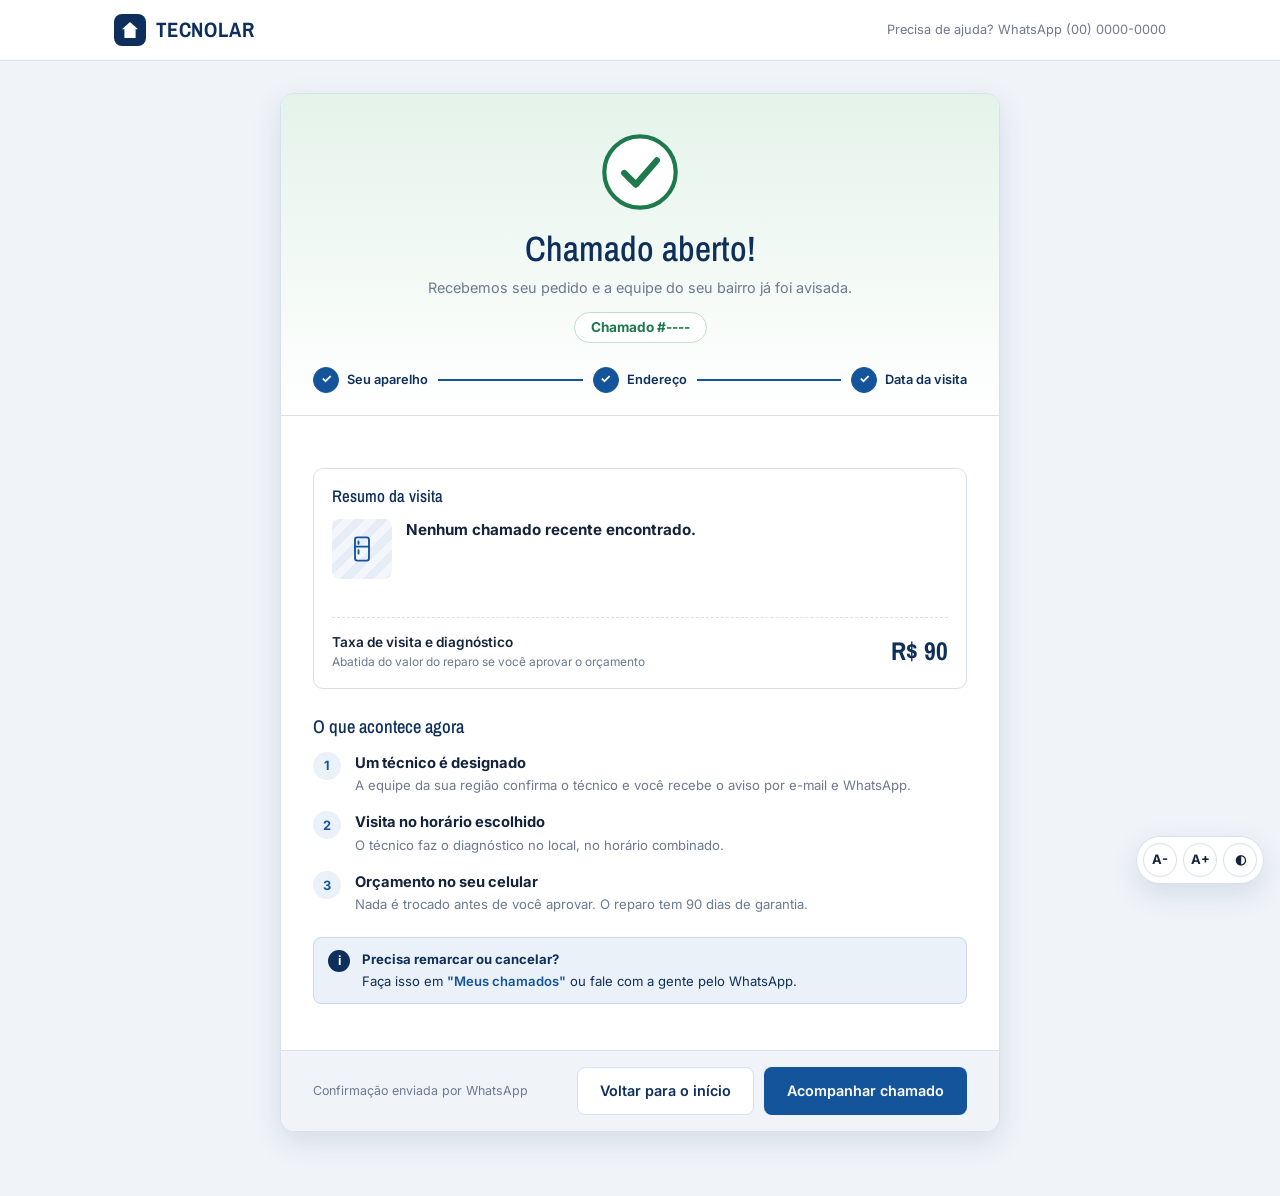
<file: cliente/chamado-confirmado.html>
<!DOCTYPE html>
<html lang="pt-BR">
<head>
  <meta charset="UTF-8">
  <meta name="viewport" content="width=device-width, initial-scale=1.0">
  <title>Chamado aberto | TecnoLar</title>
  <link rel="stylesheet" href="https://cdn.jsdelivr.net/npm/bootstrap@5.3.3/dist/css/bootstrap.min.css">
  <link rel="stylesheet" href="../css/style.css">
</head>
<body>
  <header class="topo">
    <div class="topo-conteudo">
      <a href="../index.html" class="logo"><span class="logo-icone"></span>TECNOLAR</a>
      <div class="d-flex align-items-center gap-3">
        <span class="topo-ajuda d-none" id="texto-usuario-logado"></span>
        <a href="#" class="topo-ajuda d-none" id="link-sair-topo">Sair</a>
        <a href="meus-chamados.html" class="topo-ajuda d-none" id="link-meus-chamados-topo">Meus chamados</a>
        <span class="topo-ajuda">Precisa de ajuda? WhatsApp (00) 0000-0000</span>
      </div>
    </div>
  </header>

  <main class="pagina-chamado">
    <section class="cartao">
      <div class="cartao-topo confirmacao-topo">
        <svg class="selo" viewBox="0 0 80 80" aria-hidden="true">
          <circle class="selo-circulo" cx="40" cy="40" r="34"/>
          <path class="selo-check" d="M25 41 L36 52 L56 29"/>
        </svg>
        <h1>Chamado aberto!</h1>
        <p>Recebemos seu pedido e a equipe do seu bairro já foi avisada.</p>
        <span class="protocolo" id="texto-protocolo">Chamado #----</span>
        <ol class="passos" aria-label="Etapas do chamado">
          <li class="passo feito"><span class="passo-numero">✓</span><span class="passo-texto">Seu aparelho</span></li>
          <li class="passo-linha feita" aria-hidden="true"></li>
          <li class="passo feito"><span class="passo-numero">✓</span><span class="passo-texto">Endereço</span></li>
          <li class="passo-linha feita" aria-hidden="true"></li>
          <li class="passo feito"><span class="passo-numero">✓</span><span class="passo-texto">Data da visita</span></li>
        </ol>
      </div>

      <div class="cartao-corpo">
        <section class="resumo">
          <h3>Resumo da visita</h3>
          <div class="resumo-item">
            <span class="miniatura listrado" aria-hidden="true"><svg viewBox="0 0 24 24"><rect x="6" y="2" width="12" height="20" rx="2"/><path d="M6 10h12M9 5.5v2M9 13v3"/></svg></span>
            <div>
              <strong id="resumo-aparelho">Carregando...</strong><br>
              <span id="resumo-detalhes"></span><br>
              <span id="resumo-endereco"></span><br>
              <span id="resumo-data"></span>
            </div>
          </div>
          <div class="resumo-taxa">
            <div>Taxa de visita e diagnóstico<small>Abatida do valor do reparo se você aprovar o orçamento</small></div>
            <span class="resumo-preco">R$ 90</span>
          </div>
        </section>

        <h2 class="corpo-titulo">O que acontece agora</h2>
        <ol class="proximos">
          <li>
            <span class="proximo-numero">1</span>
            <div>
              <strong>Um técnico é designado</strong>
              <p>A equipe da sua região confirma o técnico e você recebe o aviso por e-mail e WhatsApp.</p>
            </div>
          </li>
          <li>
            <span class="proximo-numero">2</span>
            <div>
              <strong>Visita no horário escolhido</strong>
              <p>O técnico faz o diagnóstico no local, no horário combinado.</p>
            </div>
          </li>
          <li>
            <span class="proximo-numero">3</span>
            <div>
              <strong>Orçamento no seu celular</strong>
              <p>Nada é trocado antes de você aprovar. O reparo tem 90 dias de garantia.</p>
            </div>
          </li>
        </ol>

        <div class="alerta alerta-info">
          <span class="alerta-icone"></span>
          <div>
            <strong>Precisa remarcar ou cancelar?</strong>
            <p>Faça isso em <a href="meus-chamados.html">"Meus chamados"</a> ou fale com a gente pelo WhatsApp.</p>
          </div>
        </div>
      </div>

      <div class="cartao-rodape">
        <span>Confirmação enviada por WhatsApp</span>
        <div class="botoes">
          <a href="../index.html" class="botao botao-secundario">Voltar para o início</a>
          <a href="chamado-acompanhar.html" class="botao botao-primario" id="link-acompanhar">Acompanhar chamado</a>
        </div>
      </div>
    </section>
  </main>

  <script src="../js/app.js"></script>
  <script src="../js/ui.js"></script>
  <script src="../js/paginas/chamado-confirmado.js"></script>
  <script src="https://cdn.jsdelivr.net/npm/bootstrap@5.3.3/dist/js/bootstrap.bundle.min.js"></script>
  <script src="../js/acessibilidade.js"></script>
</body>
</html>
</file>
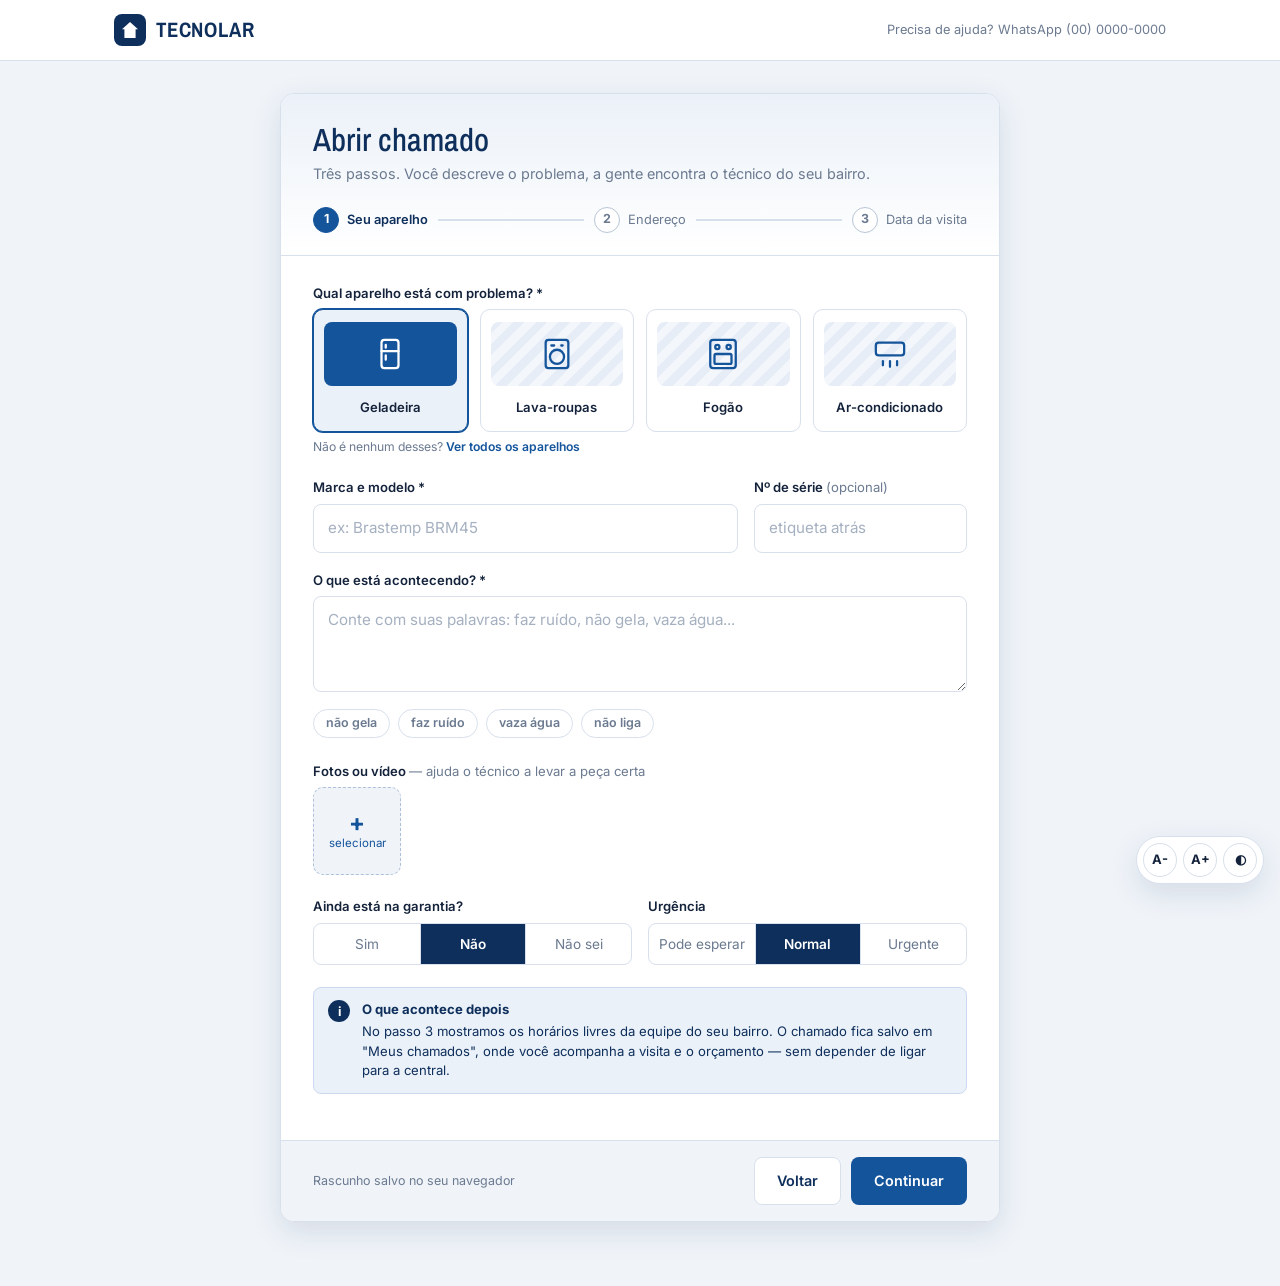
<file: cliente/chamado-passo-1.html>
<!DOCTYPE html>
<html lang="pt-BR">
<head>
  <meta charset="UTF-8">
  <meta name="viewport" content="width=device-width, initial-scale=1.0">
  <title>Abrir chamado — Seu aparelho | TecnoLar</title>
  <link rel="stylesheet" href="https://cdn.jsdelivr.net/npm/bootstrap@5.3.3/dist/css/bootstrap.min.css">
  <link rel="stylesheet" href="../css/style.css">
</head>
<body>
  <header class="topo">
    <div class="topo-conteudo">
      <a href="../index.html" class="logo"><span class="logo-icone"></span>TECNOLAR</a>
      <div class="d-flex align-items-center gap-3">
        <span class="topo-ajuda d-none" id="texto-usuario-logado"></span>
        <a href="#" class="topo-ajuda d-none" id="link-sair-topo">Sair</a>
        <a href="meus-chamados.html" class="topo-ajuda d-none" id="link-meus-chamados-topo">Meus chamados</a>
        <span class="topo-ajuda">Precisa de ajuda? WhatsApp (00) 0000-0000</span>
      </div>
    </div>
  </header>

  <main class="pagina-chamado">
    <form class="cartao" id="form-passo-1">
      <div class="cartao-topo">
        <h1>Abrir chamado</h1>
        <p>Três passos. Você descreve o problema, a gente encontra o técnico do seu bairro.</p>
        <ol class="passos" aria-label="Etapas do chamado">
          <li class="passo ativo" aria-current="step"><span class="passo-numero">1</span><span class="passo-texto">Seu aparelho</span></li>
          <li class="passo-linha" aria-hidden="true"></li>
          <li class="passo"><span class="passo-numero">2</span><span class="passo-texto">Endereço</span></li>
          <li class="passo-linha" aria-hidden="true"></li>
          <li class="passo"><span class="passo-numero">3</span><span class="passo-texto">Data da visita</span></li>
        </ol>
      </div>

      <div class="cartao-corpo">
        <fieldset>
          <legend class="rotulo">Qual aparelho está com problema? *</legend>
          <div class="aparelhos">
            <label class="opcao">
              <input type="radio" name="aparelho" value="Geladeira" required checked>
              <span class="opcao-caixa aparelho-caixa">
                <span class="aparelho-icone listrado"><svg viewBox="0 0 24 24"><rect x="6" y="2" width="12" height="20" rx="2"/><path d="M6 10h12M9 5.5v2M9 13v3"/></svg></span>
                <span class="aparelho-nome">Geladeira</span>
              </span>
            </label>
            <label class="opcao">
              <input type="radio" name="aparelho" value="Lava-roupas">
              <span class="opcao-caixa aparelho-caixa">
                <span class="aparelho-icone listrado"><svg viewBox="0 0 24 24"><rect x="4" y="2" width="16" height="20" rx="2"/><circle cx="12" cy="14" r="5"/><path d="M8 6h2M15 6h1"/></svg></span>
                <span class="aparelho-nome">Lava-roupas</span>
              </span>
            </label>
            <label class="opcao">
              <input type="radio" name="aparelho" value="Fogão">
              <span class="opcao-caixa aparelho-caixa">
                <span class="aparelho-icone listrado"><svg viewBox="0 0 24 24"><rect x="3" y="2" width="18" height="20" rx="2"/><circle cx="8" cy="7" r="1.5"/><circle cx="16" cy="7" r="1.5"/><rect x="6" y="12" width="12" height="7" rx="1"/></svg></span>
                <span class="aparelho-nome">Fogão</span>
              </span>
            </label>
            <label class="opcao">
              <input type="radio" name="aparelho" value="Ar-condicionado">
              <span class="opcao-caixa aparelho-caixa">
                <span class="aparelho-icone listrado"><svg viewBox="0 0 24 24"><rect x="2" y="4" width="20" height="9" rx="2"/><path d="M7 17v3M12 17v4M17 17v3"/></svg></span>
                <span class="aparelho-nome">Ar-condicionado</span>
              </span>
            </label>
          </div>
          <p class="dica">Não é nenhum desses? <a href="#">Ver todos os aparelhos</a></p>
        </fieldset>

        <div class="grade grade-2-1">
          <div class="campo">
            <label for="marca">Marca e modelo *</label>
            <input class="entrada" type="text" id="marca" name="marca" placeholder="ex: Brastemp BRM45" required>
          </div>
          <div class="campo">
            <label for="serie">Nº de série <span class="opcional">(opcional)</span></label>
            <input class="entrada" type="text" id="serie" name="serie" placeholder="etiqueta atrás">
          </div>
        </div>

        <div class="campo">
          <label for="defeito">O que está acontecendo? *</label>
          <textarea class="entrada" id="defeito" name="defeito" placeholder="Conte com suas palavras: faz ruído, não gela, vaza água..." required></textarea>
          <div class="chips">
            <label class="chip"><input type="checkbox" name="sintoma" value="não gela"><span>não gela</span></label>
            <label class="chip"><input type="checkbox" name="sintoma" value="faz ruído"><span>faz ruído</span></label>
            <label class="chip"><input type="checkbox" name="sintoma" value="vaza água"><span>vaza água</span></label>
            <label class="chip"><input type="checkbox" name="sintoma" value="não liga"><span>não liga</span></label>
          </div>
        </div>

        <fieldset>
          <legend class="rotulo">Fotos ou vídeo <span class="opcional">— ajuda o técnico a levar a peça certa</span></legend>
          <div class="fotos">
            <label class="foto-add">
              <input type="file" name="midia" accept="image/*,video/*" multiple>
              <span><strong>+</strong>selecionar</span>
            </label>
          </div>
        </fieldset>

        <div class="grade grade-2">
          <fieldset>
            <legend class="rotulo">Ainda está na garantia?</legend>
            <div class="segmentado">
              <label><input type="radio" name="garantia" value="sim"><span>Sim</span></label>
              <label><input type="radio" name="garantia" value="nao" checked><span>Não</span></label>
              <label><input type="radio" name="garantia" value="nao-sei"><span>Não sei</span></label>
            </div>
          </fieldset>
          <fieldset>
            <legend class="rotulo">Urgência</legend>
            <div class="segmentado">
              <label><input type="radio" name="urgencia" value="pode-esperar"><span>Pode esperar</span></label>
              <label><input type="radio" name="urgencia" value="normal" checked><span>Normal</span></label>
              <label><input type="radio" name="urgencia" value="urgente"><span>Urgente</span></label>
            </div>
          </fieldset>
        </div>

        <div class="alerta alerta-info">
          <span class="alerta-icone"></span>
          <div>
            <strong>O que acontece depois</strong>
            <p>No passo 3 mostramos os horários livres da equipe do seu bairro. O chamado fica salvo em "Meus chamados", onde você acompanha a visita e o orçamento — sem depender de ligar para a central.</p>
          </div>
        </div>
      </div>

      <div class="cartao-rodape">
        <span>Rascunho salvo no seu navegador</span>
        <div class="botoes">
          <a href="../index.html" class="botao botao-secundario">Voltar</a>
          <button type="submit" class="botao botao-primario">Continuar</button>
        </div>
      </div>
    </form>
  </main>

  <script src="../js/app.js"></script>
  <script src="../js/ui.js"></script>
  <script src="../js/paginas/chamado-passo-1.js"></script>
  <script src="https://cdn.jsdelivr.net/npm/bootstrap@5.3.3/dist/js/bootstrap.bundle.min.js"></script>
  <script src="../js/acessibilidade.js"></script>
</body>
</html>
</file>
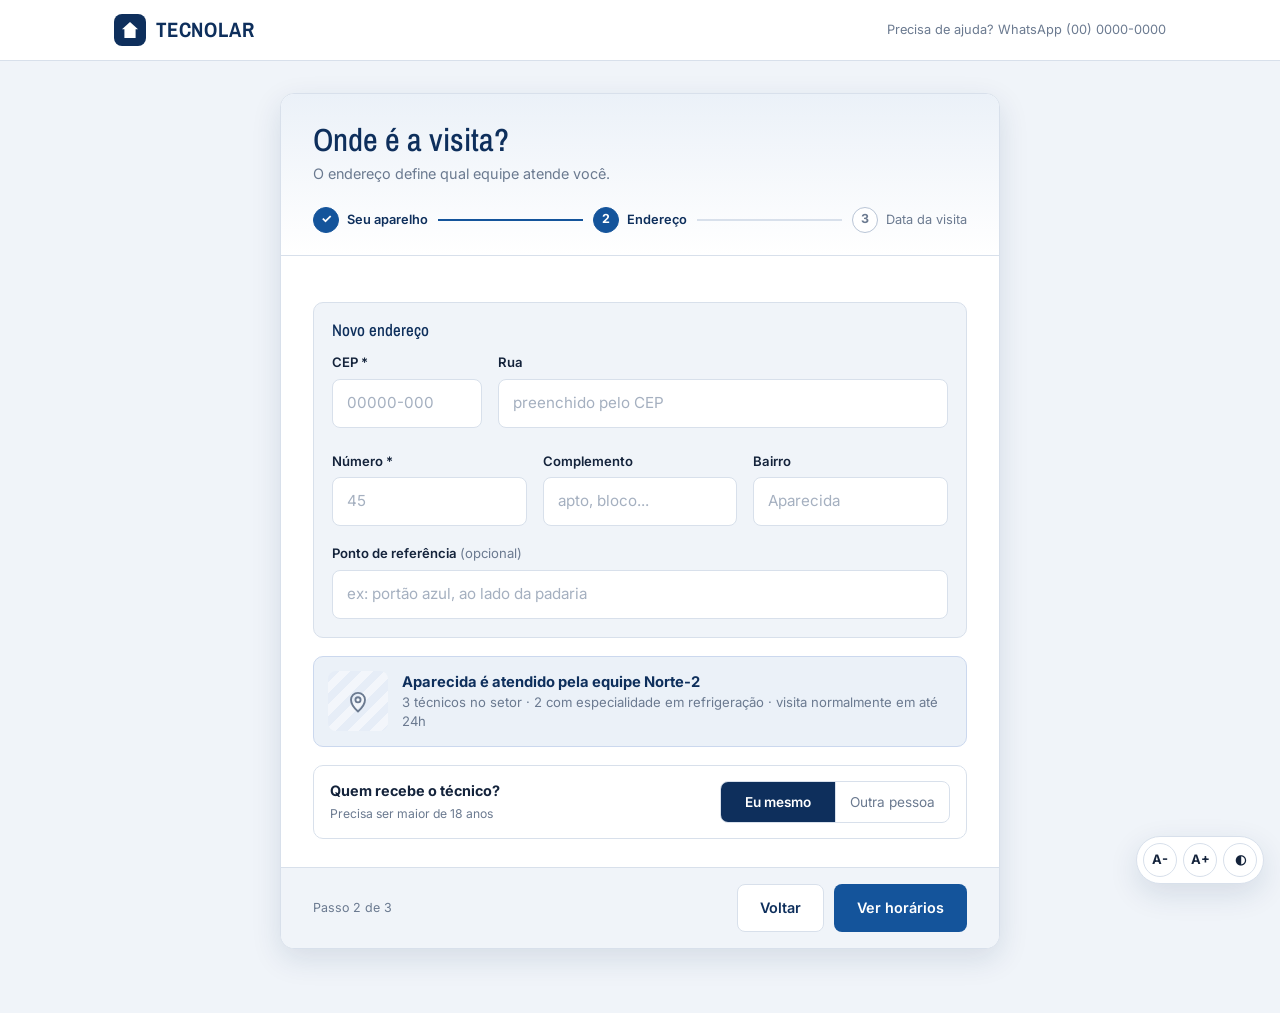
<file: cliente/chamado-passo-2.html>
<!DOCTYPE html>
<html lang="pt-BR">
<head>
  <meta charset="UTF-8">
  <meta name="viewport" content="width=device-width, initial-scale=1.0">
  <title>Abrir chamado — Endereço | TecnoLar</title>
  <link rel="stylesheet" href="https://cdn.jsdelivr.net/npm/bootstrap@5.3.3/dist/css/bootstrap.min.css">
  <link rel="stylesheet" href="../css/style.css">
</head>
<body>
  <header class="topo">
    <div class="topo-conteudo">
      <a href="../index.html" class="logo"><span class="logo-icone"></span>TECNOLAR</a>
      <div class="d-flex align-items-center gap-3">
        <span class="topo-ajuda d-none" id="texto-usuario-logado"></span>
        <a href="#" class="topo-ajuda d-none" id="link-sair-topo">Sair</a>
        <a href="meus-chamados.html" class="topo-ajuda d-none" id="link-meus-chamados-topo">Meus chamados</a>
        <span class="topo-ajuda">Precisa de ajuda? WhatsApp (00) 0000-0000</span>
      </div>
    </div>
  </header>

  <main class="pagina-chamado">
    <form class="cartao" id="form-passo-2">
      <div class="cartao-topo">
        <h1>Onde é a visita?</h1>
        <p>O endereço define qual equipe atende você.</p>
        <ol class="passos" aria-label="Etapas do chamado">
          <li class="passo feito"><span class="passo-numero">✓</span><span class="passo-texto">Seu aparelho</span></li>
          <li class="passo-linha feita" aria-hidden="true"></li>
          <li class="passo ativo" aria-current="step"><span class="passo-numero">2</span><span class="passo-texto">Endereço</span></li>
          <li class="passo-linha" aria-hidden="true"></li>
          <li class="passo"><span class="passo-numero">3</span><span class="passo-texto">Data da visita</span></li>
        </ol>
      </div>

      <div class="cartao-corpo">
        <fieldset id="bloco-enderecos-salvos">
          <legend class="rotulo">Endereços salvos</legend>
          <div class="lista-opcoes">
            <label class="opcao">
              <input type="radio" name="endereco" value="Casa" checked>
              <span class="opcao-caixa opcao-linha">
                <span class="marcador"></span>
                <span>
                  <span class="endereco-nome">Casa</span><br>
                  <span class="endereco-detalhe" id="texto-endereco-salvo">R. das Acácias, 45 — apto 302 · Aparecida</span>
                </span>
              </span>
            </label>
            <label class="opcao opcao-tracejada">
              <input type="radio" name="endereco" value="novo">
              <span class="opcao-caixa">+ Usar outro endereço</span>
            </label>
          </div>
        </fieldset>

        <div class="caixa">
          <h3>Novo endereço</h3>
          <div class="grade grade-cep">
            <div class="campo">
              <label for="cep">CEP *</label>
              <input class="entrada" type="text" id="cep" name="cep" placeholder="00000-000" inputmode="numeric" maxlength="9">
              <p class="dica" id="status-cep"></p>
            </div>
            <div class="campo">
              <label for="rua">Rua</label>
              <input class="entrada" type="text" id="rua" name="rua" placeholder="preenchido pelo CEP">
            </div>
          </div>
          <div class="grade grade-3">
            <div class="campo">
              <label for="numero">Número *</label>
              <input class="entrada" type="text" id="numero" name="numero" placeholder="45">
            </div>
            <div class="campo">
              <label for="complemento">Complemento</label>
              <input class="entrada" type="text" id="complemento" name="complemento" placeholder="apto, bloco...">
            </div>
            <div class="campo">
              <label for="bairro">Bairro</label>
              <input class="entrada" type="text" id="bairro" name="bairro" placeholder="Aparecida">
            </div>
          </div>
          <div class="campo">
            <label for="referencia">Ponto de referência <span class="opcional">(opcional)</span></label>
            <input class="entrada" type="text" id="referencia" name="referencia" placeholder="ex: portão azul, ao lado da padaria">
          </div>
        </div>

        <div class="setor">
          <span class="miniatura listrado" aria-hidden="true">
            <svg viewBox="0 0 24 24"><path d="M12 21s-6-5.2-6-10a6 6 0 1 1 12 0c0 4.8-6 10-6 10z"/><circle cx="12" cy="11" r="2.2"/></svg>
          </span>
          <div>
            <strong>Aparecida é atendido pela equipe Norte-2</strong>
            <span>3 técnicos no setor · 2 com especialidade em refrigeração · visita normalmente em até 24h</span>
          </div>
        </div>

        <div class="recebe">
          <div>
            <strong>Quem recebe o técnico?</strong>
            <small>Precisa ser maior de 18 anos</small>
          </div>
          <div class="segmentado">
            <label><input type="radio" name="recebe" value="eu-mesmo" checked><span>Eu mesmo</span></label>
            <label><input type="radio" name="recebe" value="outra-pessoa"><span>Outra pessoa</span></label>
          </div>
        </div>
      </div>

      <div class="cartao-rodape">
        <span>Passo 2 de 3</span>
        <div class="botoes">
          <a href="chamado-passo-1.html" class="botao botao-secundario">Voltar</a>
          <button type="submit" class="botao botao-primario">Ver horários</button>
        </div>
      </div>
    </form>
  </main>

  <script src="../js/app.js"></script>
  <script src="../js/ui.js"></script>
  <script src="../js/validacao.js"></script>
  <script src="../js/paginas/chamado-passo-2.js"></script>
  <script src="https://cdn.jsdelivr.net/npm/bootstrap@5.3.3/dist/js/bootstrap.bundle.min.js"></script>
  <script src="../js/acessibilidade.js"></script>
</body>
</html>
</file>
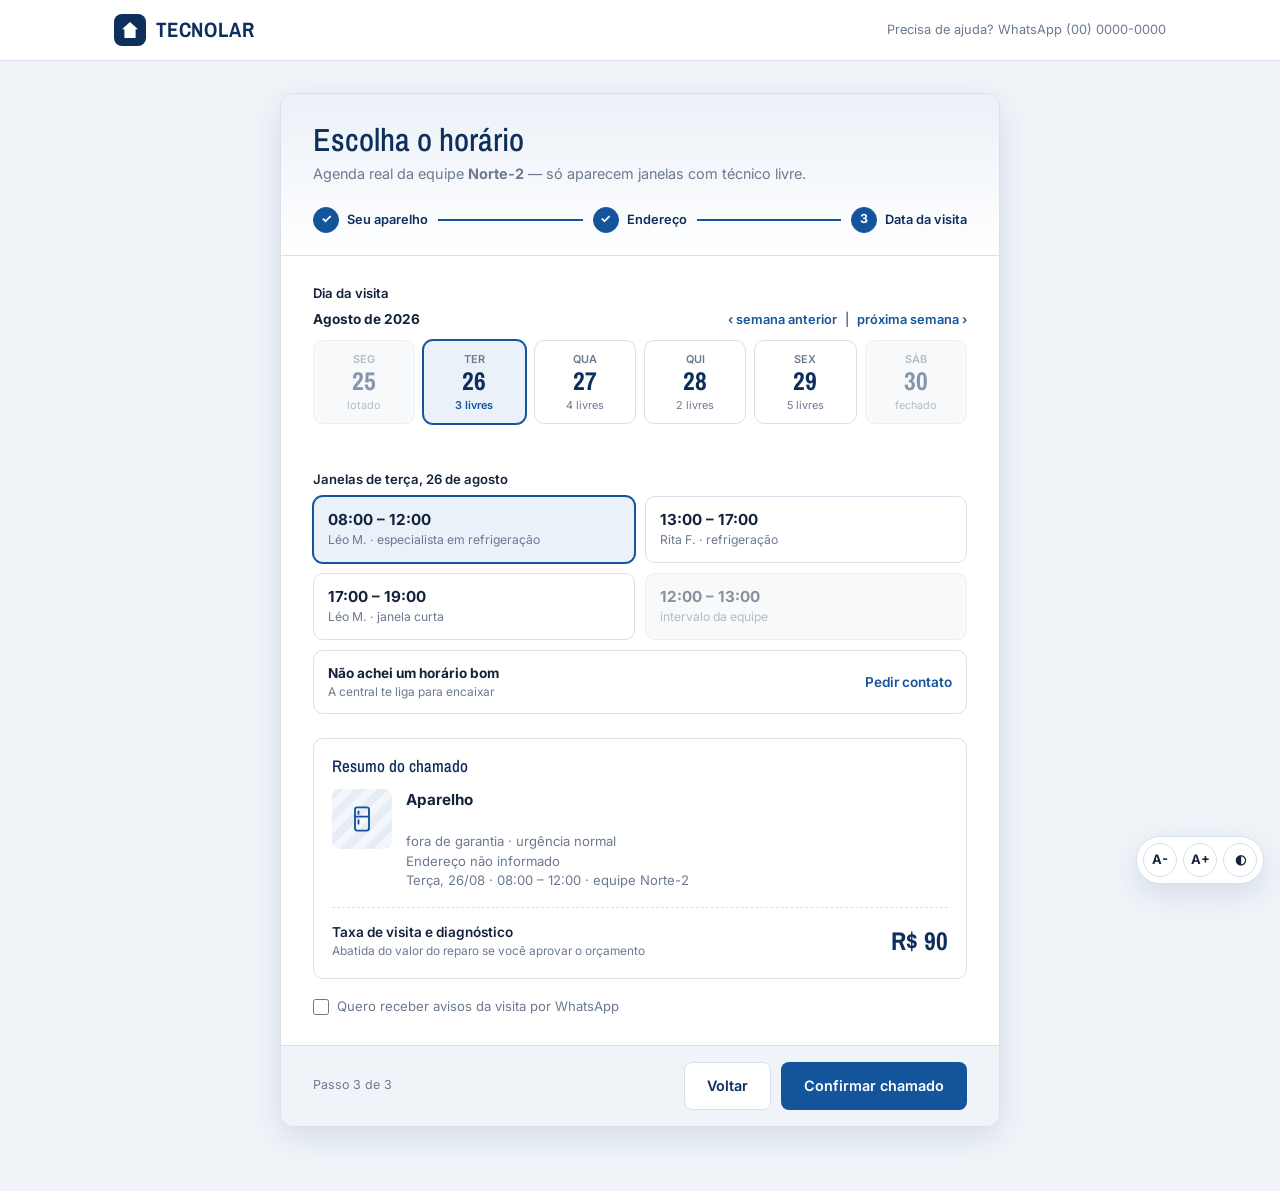
<file: cliente/chamado-passo-3.html>
<!DOCTYPE html>
<html lang="pt-BR">
<head>
  <meta charset="UTF-8">
  <meta name="viewport" content="width=device-width, initial-scale=1.0">
  <title>Abrir chamado — Data da visita | TecnoLar</title>
  <link rel="stylesheet" href="https://cdn.jsdelivr.net/npm/bootstrap@5.3.3/dist/css/bootstrap.min.css">
  <link rel="stylesheet" href="../css/style.css">
</head>
<body>
  <header class="topo">
    <div class="topo-conteudo">
      <a href="../index.html" class="logo"><span class="logo-icone"></span>TECNOLAR</a>
      <div class="d-flex align-items-center gap-3">
        <span class="topo-ajuda d-none" id="texto-usuario-logado"></span>
        <a href="#" class="topo-ajuda d-none" id="link-sair-topo">Sair</a>
        <a href="meus-chamados.html" class="topo-ajuda d-none" id="link-meus-chamados-topo">Meus chamados</a>
        <span class="topo-ajuda">Precisa de ajuda? WhatsApp (00) 0000-0000</span>
      </div>
    </div>
  </header>

  <main class="pagina-chamado">
    <form class="cartao" id="form-passo-3">
      <div class="cartao-topo">
        <h1>Escolha o horário</h1>
        <p>Agenda real da equipe <strong>Norte-2</strong> — só aparecem janelas com técnico livre.</p>
        <ol class="passos" aria-label="Etapas do chamado">
          <li class="passo feito"><span class="passo-numero">✓</span><span class="passo-texto">Seu aparelho</span></li>
          <li class="passo-linha feita" aria-hidden="true"></li>
          <li class="passo feito"><span class="passo-numero">✓</span><span class="passo-texto">Endereço</span></li>
          <li class="passo-linha feita" aria-hidden="true"></li>
          <li class="passo ativo" aria-current="step"><span class="passo-numero">3</span><span class="passo-texto">Data da visita</span></li>
        </ol>
      </div>

      <div class="cartao-corpo">
        <fieldset>
          <legend class="rotulo">Dia da visita</legend>
          <div class="semana-topo">
            <strong>Agosto de 2026</strong>
            <span><a href="#">‹ semana anterior</a> &nbsp;|&nbsp; <a href="#">próxima semana ›</a></span>
          </div>
          <div class="dias">
            <label class="opcao">
              <input type="radio" name="dia" value="25" disabled>
              <span class="opcao-caixa dia-caixa"><span class="dia-sem">SEG</span><span class="dia-num">25</span><span class="dia-livres">lotado</span></span>
            </label>
            <label class="opcao">
              <input type="radio" name="dia" value="26" checked>
              <span class="opcao-caixa dia-caixa"><span class="dia-sem">TER</span><span class="dia-num">26</span><span class="dia-livres">3 livres</span></span>
            </label>
            <label class="opcao">
              <input type="radio" name="dia" value="27">
              <span class="opcao-caixa dia-caixa"><span class="dia-sem">QUA</span><span class="dia-num">27</span><span class="dia-livres">4 livres</span></span>
            </label>
            <label class="opcao">
              <input type="radio" name="dia" value="28">
              <span class="opcao-caixa dia-caixa"><span class="dia-sem">QUI</span><span class="dia-num">28</span><span class="dia-livres">2 livres</span></span>
            </label>
            <label class="opcao">
              <input type="radio" name="dia" value="29">
              <span class="opcao-caixa dia-caixa"><span class="dia-sem">SEX</span><span class="dia-num">29</span><span class="dia-livres">5 livres</span></span>
            </label>
            <label class="opcao">
              <input type="radio" name="dia" value="30" disabled>
              <span class="opcao-caixa dia-caixa"><span class="dia-sem">SÁB</span><span class="dia-num">30</span><span class="dia-livres">fechado</span></span>
            </label>
          </div>
        </fieldset>

        <fieldset>
          <legend class="rotulo">Janelas de terça, 26 de agosto</legend>
          <div class="janelas">
            <label class="opcao">
              <input type="radio" name="horario" value="08:00 – 12:00" checked>
              <span class="opcao-caixa"><span class="janela-hora">08:00 – 12:00</span><span class="janela-tecnico">Léo M. · especialista em refrigeração</span></span>
            </label>
            <label class="opcao">
              <input type="radio" name="horario" value="13:00 – 17:00">
              <span class="opcao-caixa"><span class="janela-hora">13:00 – 17:00</span><span class="janela-tecnico">Rita F. · refrigeração</span></span>
            </label>
            <label class="opcao">
              <input type="radio" name="horario" value="17:00 – 19:00">
              <span class="opcao-caixa"><span class="janela-hora">17:00 – 19:00</span><span class="janela-tecnico">Léo M. · janela curta</span></span>
            </label>
            <label class="opcao">
              <input type="radio" name="horario" value="12:00 – 13:00" disabled>
              <span class="opcao-caixa"><span class="janela-hora">12:00 – 13:00</span><span class="janela-tecnico">intervalo da equipe</span></span>
            </label>
          </div>
          <div class="sem-horario">
            <div><strong>Não achei um horário bom</strong><small>A central te liga para encaixar</small></div>
            <a href="#">Pedir contato</a>
          </div>
        </fieldset>

        <section class="resumo">
          <h3>Resumo do chamado</h3>
          <div class="resumo-item">
            <span class="miniatura listrado" aria-hidden="true"><svg viewBox="0 0 24 24"><rect x="6" y="2" width="12" height="20" rx="2"/><path d="M6 10h12M9 5.5v2M9 13v3"/></svg></span>
            <div>
              <strong id="resumo-aparelho">Carregando...</strong><br>
              <span id="resumo-detalhes"></span><br>
              <span id="resumo-endereco"></span><br>
              <span id="resumo-data"></span>
            </div>
          </div>
          <div class="resumo-taxa">
            <div>Taxa de visita e diagnóstico<small>Abatida do valor do reparo se você aprovar o orçamento</small></div>
            <span class="resumo-preco">R$ 90</span>
          </div>
        </section>

        <label class="checkbox">
          <input type="checkbox" name="avisos-whatsapp">
          Quero receber avisos da visita por WhatsApp
        </label>
      </div>

      <div class="cartao-rodape">
        <span>Passo 3 de 3</span>
        <div class="botoes">
          <a href="chamado-passo-2.html" class="botao botao-secundario">Voltar</a>
          <button type="submit" class="botao botao-primario">Confirmar chamado</button>
        </div>
      </div>
    </form>
  </main>

  <script src="../js/app.js"></script>
  <script src="../js/ui.js"></script>
  <script src="../js/paginas/chamado-passo-3.js"></script>
  <script src="https://cdn.jsdelivr.net/npm/bootstrap@5.3.3/dist/js/bootstrap.bundle.min.js"></script>
  <script src="../js/acessibilidade.js"></script>
</body>
</html>
</file>
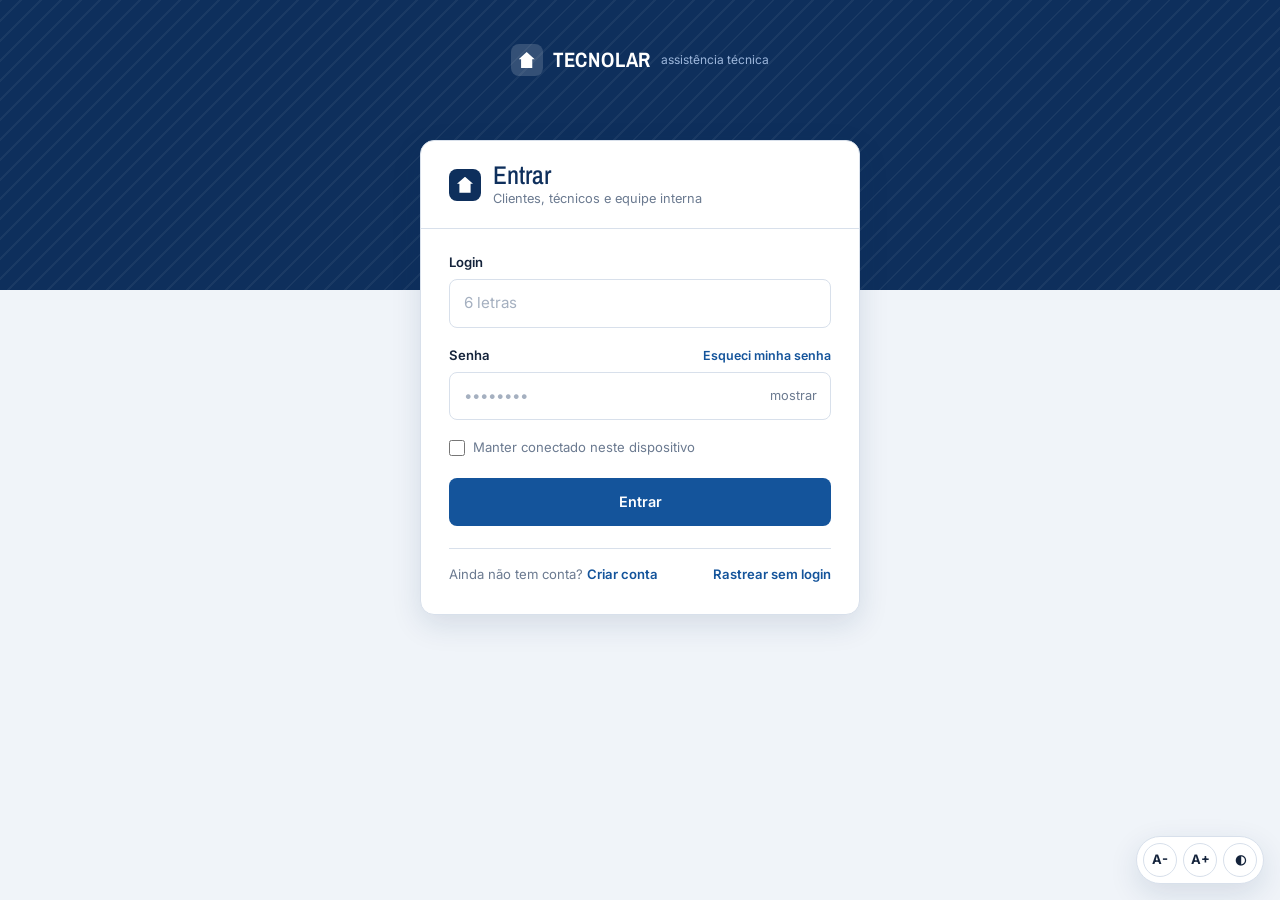
<file: cliente/meus-chamados.html>
<!DOCTYPE html>
<html lang="pt-BR">
<head>
  <meta charset="UTF-8">
  <meta name="viewport" content="width=device-width, initial-scale=1.0">
  <title>Meus chamados | TecnoLar</title>
  <link rel="stylesheet" href="https://cdn.jsdelivr.net/npm/bootstrap@5.3.3/dist/css/bootstrap.min.css">
  <link rel="stylesheet" href="../css/style.css">
</head>
<body>
  <header class="topo">
    <div class="topo-conteudo">
      <a href="../index.html" class="logo"><span class="logo-icone"></span>TECNOLAR</a>
      <div class="d-flex align-items-center gap-3">
        <span class="topo-ajuda d-none" id="texto-usuario-logado"></span>
        <a href="#" class="topo-ajuda d-none" id="link-sair-topo">Sair</a>
      </div>
    </div>
  </header>

  <main class="container py-4 largura-760">
    <div class="d-flex justify-content-between align-items-start mb-1 flex-wrap gap-2">
      <h1 class="h3 mb-1">Meus chamados</h1>
      <a href="chamado-passo-1.html" class="botao botao-secundario botao-pequeno">+ Abrir novo chamado</a>
    </div>
    <p class="text-secondary mb-4">Acompanhe a visita, veja o orçamento e aprove o reparo por aqui.</p>
    <div id="lista-chamados"></div>
  </main>

  <!-- Modelos: o JS clona cada um deles e preenche com os dados do chamado -->
  <template id="modelo-chamado-cliente">
    <div class="cartao mb-3">
      <div class="cartao-corpo">
        <div class="d-flex justify-content-between align-items-start mb-2">
          <div>
            <strong class="d-block js-numero-aparelho"></strong>
            <span class="d-block small text-secondary js-endereco-data"></span>
          </div>
          <span class="badge rounded-pill js-status"></span>
        </div>
        <p class="small text-secondary mb-3 js-aviso-orcamento"></p>
        <a class="botao botao-secundario botao-total js-link-acompanhar" href="#">Ver detalhes</a>
      </div>
    </div>
  </template>

  <template id="modelo-sem-chamados">
    <div class="alerta alerta-info">
      <span class="alerta-icone"></span>
      <div>
        <strong>Você ainda não abriu nenhum chamado.</strong>
        <p>Quando precisar de uma visita técnica, é só abrir um chamado em 3 passos.</p>
      </div>
    </div>
  </template>

  <script src="../js/app.js"></script>
  <script src="../js/ui.js"></script>
  <script src="../js/paginas/meus-chamados.js"></script>
  <script src="https://cdn.jsdelivr.net/npm/bootstrap@5.3.3/dist/js/bootstrap.bundle.min.js"></script>
  <script src="../js/acessibilidade.js"></script>
</body>
</html>
</file>
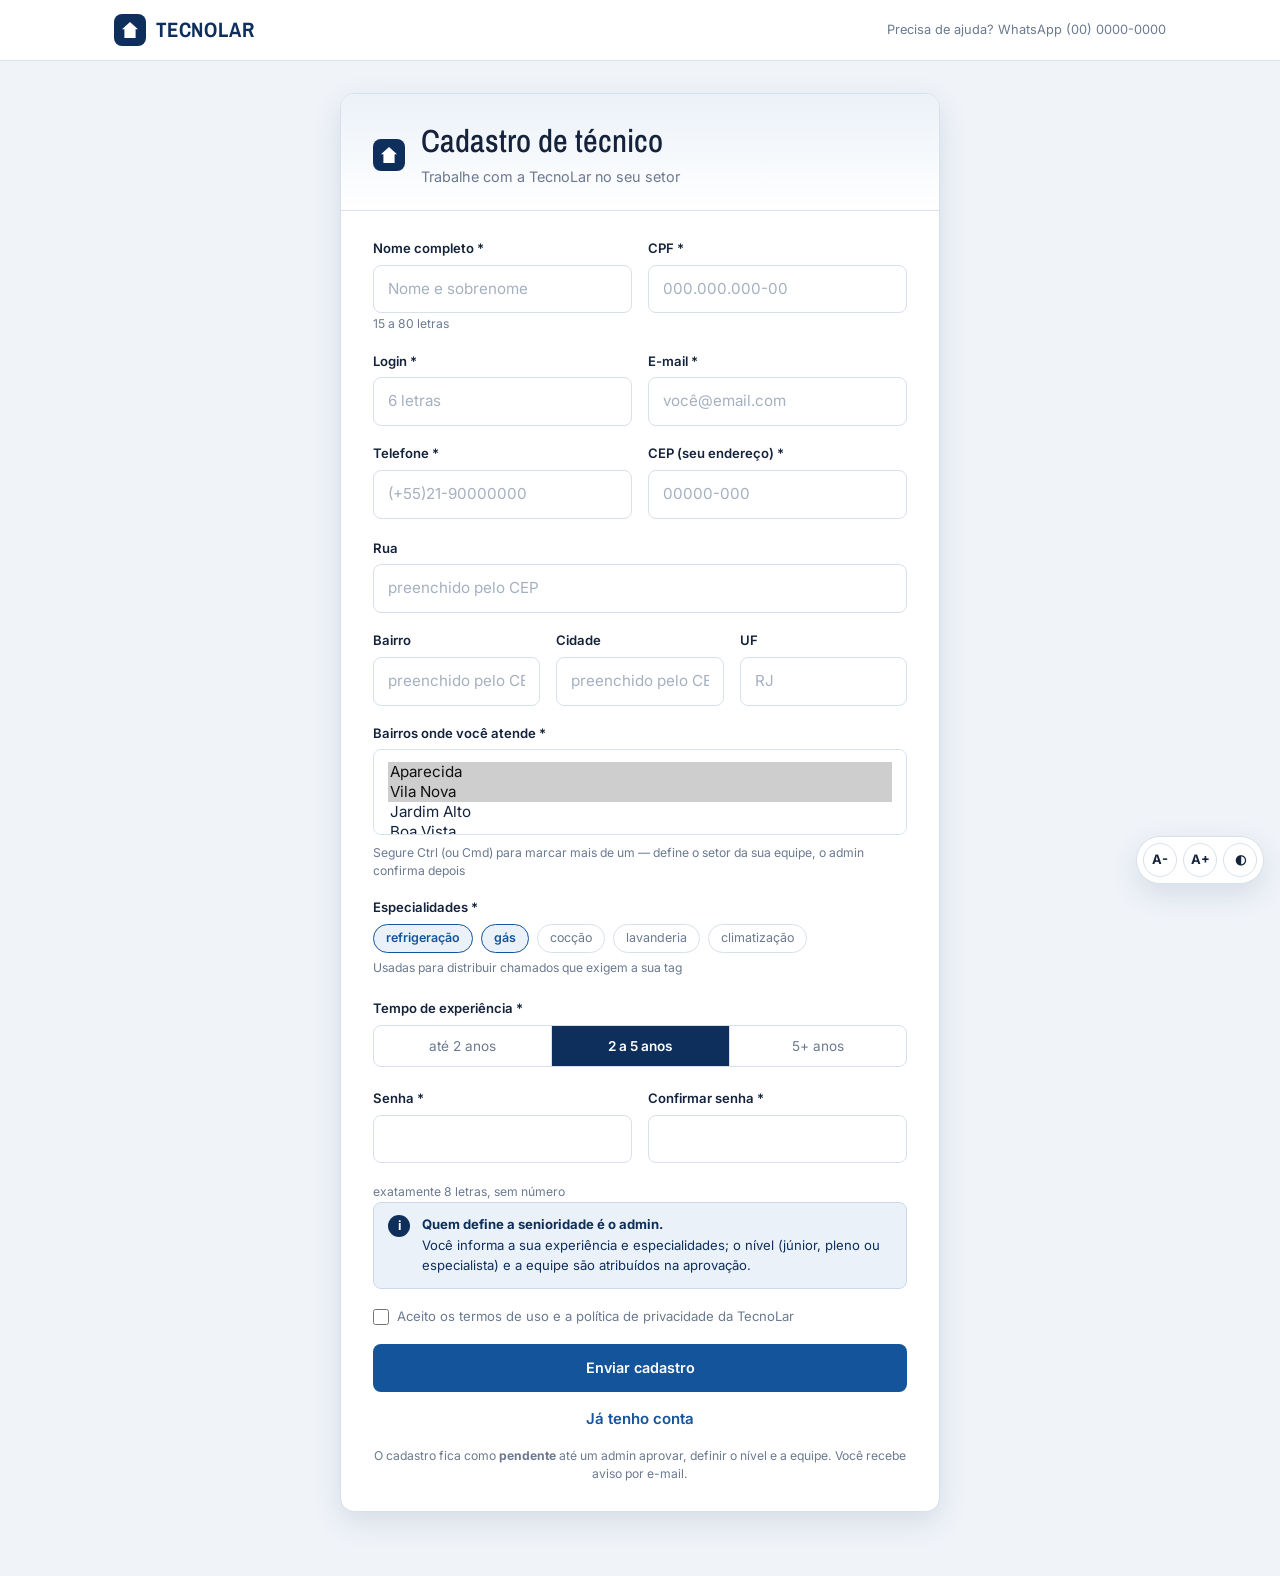
<file: tecnico/cadastro.html>
<!DOCTYPE html>
<html lang="pt-BR">
<head>
  <meta charset="UTF-8">
  <meta name="viewport" content="width=device-width, initial-scale=1.0">
  <title>Cadastro de técnico | TecnoLar</title>
  <link rel="stylesheet" href="https://cdn.jsdelivr.net/npm/bootstrap@5.3.3/dist/css/bootstrap.min.css">
  <link rel="stylesheet" href="../css/style.css">
</head>
<body>
  <header class="topo">
    <div class="topo-conteudo">
      <a href="../index.html" class="logo"><span class="logo-icone"></span>TECNOLAR</a>
      <span class="topo-ajuda">Precisa de ajuda? WhatsApp (00) 0000-0000</span>
    </div>
  </header>

  <main class="pagina-chamado largura-640">
    <section class="cartao">
      <div class="cartao-topo">
        <div class="d-flex align-items-center gap-3">
          <span class="logo-icone"></span>
          <div>
            <h1 class="h3 mb-0">Cadastro de técnico</h1>
            <p class="mb-0 text-secondary small">Trabalhe com a TecnoLar no seu setor</p>
          </div>
        </div>
      </div>

      <div class="cartao-corpo">
        <div class="alerta alerta-info d-none" id="bloco-sucesso">
          <span class="alerta-icone"></span>
          <div>
            <strong>Cadastro enviado!</strong>
            <p>Assim que o admin aprovar, você recebe um e-mail e já pode entrar.</p>
          </div>
        </div>
        <a href="../index.html" class="botao botao-primario botao-total mt-3 d-none" id="link-voltar-inicio">Voltar para o início</a>

        <div class="alerta alerta-erro d-none" id="erro-cadastro">
          <span class="alerta-icone"></span>
          <p id="texto-erro-cadastro">Verifique os dados informados.</p>
        </div>

        <form id="form-cadastro-tecnico">
          <div class="grade grade-2">
            <div class="campo">
              <label for="nome">Nome completo *</label>
              <input class="entrada" type="text" id="nome" name="nome" placeholder="Nome e sobrenome" required>
              <p class="dica dica-compacta">15 a 80 letras</p>
            </div>
            <div class="campo">
              <label for="cpf">CPF *</label>
              <input class="entrada" type="text" id="cpf" name="cpf" placeholder="000.000.000-00" inputmode="numeric" maxlength="14" required>
            </div>
          </div>

          <div class="grade grade-2">
            <div class="campo">
              <label for="login">Login *</label>
              <input class="entrada" type="text" id="login" name="login" placeholder="6 letras" maxlength="6" required>
            </div>
            <div class="campo">
              <label for="email">E-mail *</label>
              <input class="entrada" type="email" id="email" name="email" placeholder="você@email.com" required>
            </div>
          </div>

          <div class="grade grade-2">
            <div class="campo">
              <label for="telefone">Telefone *</label>
              <input class="entrada" type="tel" id="telefone" name="telefone" placeholder="(+55)21-90000000" inputmode="numeric" maxlength="14" required>
            </div>
            <div class="campo">
              <label for="cep">CEP (seu endereço) *</label>
              <input class="entrada" type="text" id="cep" name="cep" placeholder="00000-000" inputmode="numeric" maxlength="9" required>
            </div>
          </div>
          <p class="dica dica-compacta" id="status-cep"></p>

          <div class="campo">
            <label for="rua">Rua</label>
            <input class="entrada" type="text" id="rua" name="rua" placeholder="preenchido pelo CEP">
          </div>
          <div class="grade grade-3">
            <div class="campo">
              <label for="bairroEndereco">Bairro</label>
              <input class="entrada" type="text" id="bairroEndereco" name="bairroEndereco" placeholder="preenchido pelo CEP">
            </div>
            <div class="campo">
              <label for="cidade">Cidade</label>
              <input class="entrada" type="text" id="cidade" name="cidade" placeholder="preenchido pelo CEP">
            </div>
            <div class="campo">
              <label for="uf">UF</label>
              <input class="entrada" type="text" id="uf" name="uf" placeholder="RJ" maxlength="2">
            </div>
          </div>

          <div class="campo">
            <label for="bairros">Bairros onde você atende *</label>
            <select class="entrada" id="bairros" name="bairros" multiple size="3" required>
              <option selected>Aparecida</option>
              <option selected>Vila Nova</option>
              <option>Jardim Alto</option>
              <option>Boa Vista</option>
              <option>Palmeiras</option>
              <option>Industrial</option>
            </select>
            <p class="dica">Segure Ctrl (ou Cmd) para marcar mais de um — define o setor da sua equipe, o admin confirma depois</p>
          </div>

          <fieldset>
            <legend class="rotulo">Especialidades *</legend>
            <div class="chips">
              <label class="chip"><input type="checkbox" name="especialidade" value="refrigeração" checked><span>refrigeração</span></label>
              <label class="chip"><input type="checkbox" name="especialidade" value="gás" checked><span>gás</span></label>
              <label class="chip"><input type="checkbox" name="especialidade" value="cocção"><span>cocção</span></label>
              <label class="chip"><input type="checkbox" name="especialidade" value="lavanderia"><span>lavanderia</span></label>
              <label class="chip"><input type="checkbox" name="especialidade" value="climatização"><span>climatização</span></label>
            </div>
            <p class="dica">Usadas para distribuir chamados que exigem a sua tag</p>
          </fieldset>

          <fieldset>
            <legend class="rotulo">Tempo de experiência *</legend>
            <div class="segmentado">
              <label><input type="radio" name="experiencia" value="até 2 anos"><span>até 2 anos</span></label>
              <label><input type="radio" name="experiencia" value="2 a 5 anos" checked><span>2 a 5 anos</span></label>
              <label><input type="radio" name="experiencia" value="5+ anos"><span>5+ anos</span></label>
            </div>
          </fieldset>

          <div class="grade grade-2">
            <div class="campo">
              <label for="senha">Senha *</label>
              <input class="entrada" type="password" id="senha" name="senha" maxlength="8" required>
            </div>
            <div class="campo">
              <label for="confirmar-senha">Confirmar senha *</label>
              <input class="entrada" type="password" id="confirmar-senha" name="confirmar_senha" maxlength="8" required>
            </div>
          </div>
          <p class="dica dica-compacta">exatamente 8 letras, sem número</p>

          <div class="alerta alerta-info">
            <span class="alerta-icone"></span>
            <div>
              <strong>Quem define a senioridade é o admin.</strong>
              <p>Você informa a sua experiência e especialidades; o nível (júnior, pleno ou especialista) e a equipe são atribuídos na aprovação.</p>
            </div>
          </div>

          <label class="checkbox checkbox-espacado">
            <input type="checkbox" required>
            Aceito os termos de uso e a política de privacidade da TecnoLar
          </label>

          <button type="submit" class="botao botao-primario botao-total">Enviar cadastro</button>
          <p class="text-center mt-3 mb-0"><a href="../login.html">Já tenho conta</a></p>
          <p class="dica text-center mt-3">
            O cadastro fica como <strong>pendente</strong> até um admin aprovar, definir o nível e a equipe. Você recebe aviso por e-mail.
          </p>
        </form>
      </div>
    </section>
  </main>

  <script src="../js/app.js"></script>
  <script src="../js/validacao.js"></script>
  <script src="../js/paginas/cadastro-tecnico.js"></script>
  <script src="https://cdn.jsdelivr.net/npm/bootstrap@5.3.3/dist/js/bootstrap.bundle.min.js"></script>
  <script src="../js/acessibilidade.js"></script>
</body>
</html>
</file>
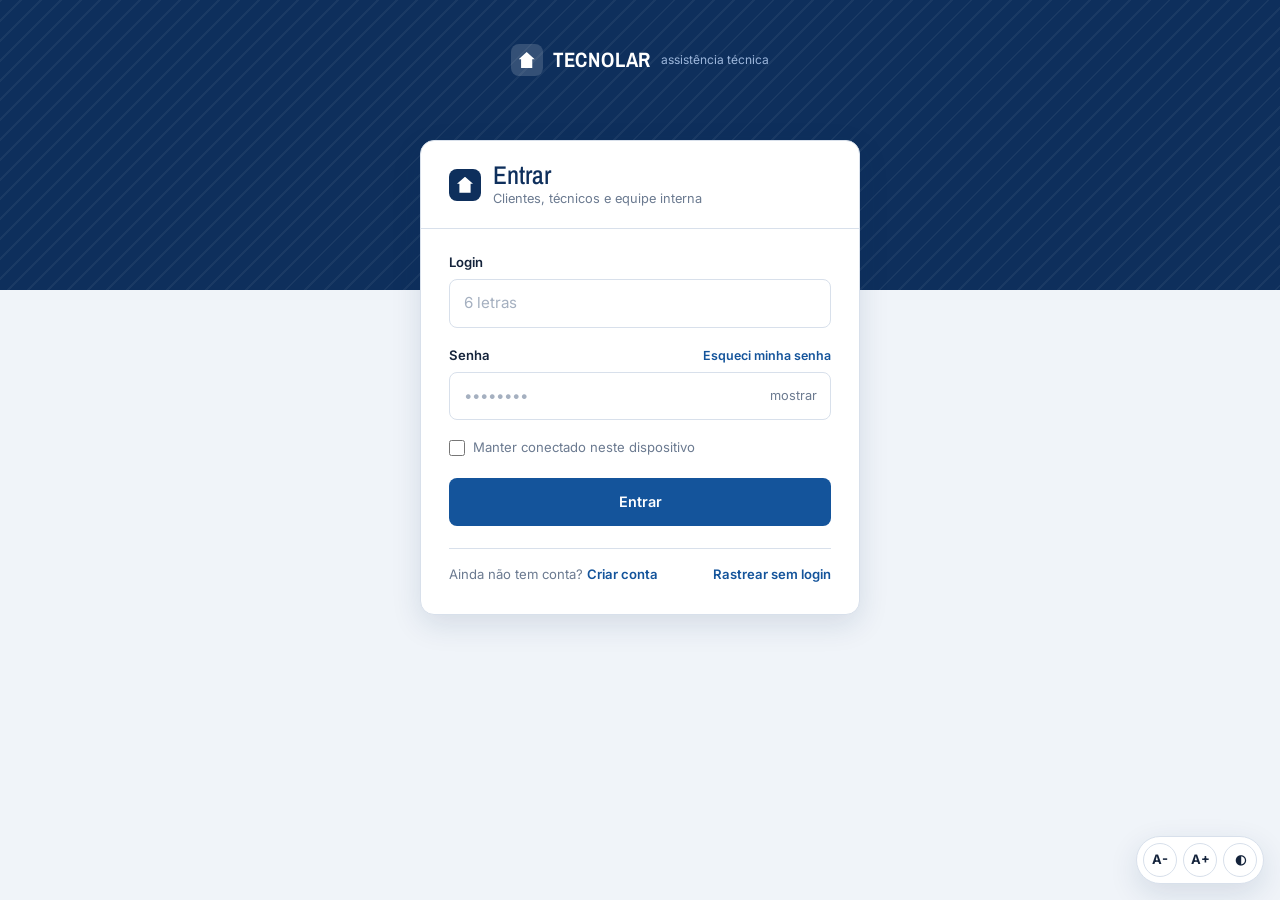
<file: tecnico/chamados.html>
<!DOCTYPE html>
<html lang="pt-BR">
<head>
  <meta charset="UTF-8">
  <meta name="viewport" content="width=device-width, initial-scale=1.0">
  <title>Meus chamados · Painel do técnico | TecnoLar</title>
  <link rel="stylesheet" href="https://cdn.jsdelivr.net/npm/bootstrap@5.3.3/dist/css/bootstrap.min.css">
  <link rel="stylesheet" href="../css/style.css">
</head>
<body>
  <header class="topo">
    <div class="topo-conteudo">
      <a href="../index.html" class="logo"><span class="logo-icone"></span>TECNOLAR</a>
      <nav class="topo-acoes">
        <span class="topo-ajuda" id="texto-tecnico-logado"></span>
        <a href="#" id="link-sair">Sair</a>
      </nav>
    </div>
  </header>

  <main class="container py-4 largura-760">
    <h1 class="h3 mb-1">Meus chamados</h1>
    <p class="text-secondary mb-4">Marque a saída pra visita e envie o orçamento depois do diagnóstico.</p>
    <div id="lista-chamados"></div>
  </main>

  <!-- Modelos: o JS clona cada um deles e preenche com os dados do chamado -->
  <template id="modelo-chamado-tecnico">
    <div class="cartao mb-3">
      <div class="cartao-corpo">
        <div class="d-flex justify-content-between align-items-start mb-2">
          <div>
            <strong class="d-block js-numero-aparelho"></strong>
            <span class="d-block small text-secondary js-defeito"></span>
          </div>
          <span class="badge rounded-pill js-status"></span>
        </div>
        <p class="small text-secondary mb-3 js-cliente-endereco"></p>
        <div class="js-acao"></div>
      </div>
    </div>
  </template>

  <template id="modelo-acao-fila">
    <div>
      <div class="alerta alerta-info">
        <span class="alerta-icone"></span>
        <div><strong>Esperando você sair</strong><p>Quando pegar a estrada, marca como "a caminho" pra o cliente acompanhar.</p></div>
      </div>
      <button class="botao botao-primario botao-total" type="button" data-acao="em-rota">Marcar que estou a caminho</button>
    </div>
  </template>

  <template id="modelo-acao-reparo">
    <div>
      <div class="alerta alerta-info">
        <span class="alerta-icone"></span>
        <div><strong>Orçamento aprovado</strong><p>Depois de fazer o conserto, marca como concluído.</p></div>
      </div>
      <button class="botao botao-primario botao-total" type="button" data-acao="concluir-reparo">Marcar reparo como concluído</button>
    </div>
  </template>

  <template id="modelo-acao-orcamento">
    <form class="form-orcamento">
      <h3 class="h6">Enviar orçamento</h3>
      <div class="itens-orcamento"></div>
      <button class="botao botao-secundario botao-pequeno mb-2" type="button" data-acao="add-item">+ item</button>
      <div class="d-flex justify-content-between fw-semibold border-top pt-2 mb-2">
        <span>Total</span><span class="total-orcamento">R$ 0</span>
      </div>
      <button class="botao botao-primario botao-total" type="submit">Enviar orçamento</button>
    </form>
  </template>

  <template id="modelo-item-orcamento">
    <div class="item-orcamento">
      <input class="entrada js-descricao" type="text" placeholder="Peça ou serviço" required>
      <input class="entrada valor-item js-valor" type="number" min="0" step="0.01" placeholder="R$">
      <button class="botao botao-secundario botao-pequeno" type="button" data-acao="remover-item">×</button>
    </div>
  </template>

  <template id="modelo-mensagem-simples">
    <p class="dica mb-0 js-texto"></p>
  </template>

  <script src="../js/app.js"></script>
  <script src="../js/paginas/tecnico-chamados.js"></script>
  <script src="https://cdn.jsdelivr.net/npm/bootstrap@5.3.3/dist/js/bootstrap.bundle.min.js"></script>
  <script src="../js/acessibilidade.js"></script>
</body>
</html>
</file>
<file: css/style.css>
/* ==========================================================
   TECNOLAR: estilos compartilhados (usa Bootstrap 5 como base)
   Usado em todas as páginas do site.

   Índice
   1. Variáveis (cores e fontes do projeto)
   2. Ponte com o Bootstrap (tema aplicado nos componentes prontos)
   3. Base
   4. Logo e topo do site
   5. Botões e alertas
   6. Formulários
   7. Opções clicáveis (radio / checkbox personalizados)
   8. Página de login
   9. Página 404
   10. Abrir chamado (3 passos)
   11. Chamado confirmado / acompanhar chamado
   12. Landing page: não tem bloco próprio, é card do Bootstrap
       mais as classes utilitárias da seção 15
   13. Painel admin (layout e linha do tempo)
   14. Painel do técnico (itens de orçamento)
   15. Utilitários (cores, larguras e pequenos ajustes usados direto no HTML)
   ========================================================== */

/* Fontes: títulos em Archivo Narrow, textos em Inter (precisa de internet) */
@import url("https://fonts.googleapis.com/css2?family=Archivo+Narrow:wght@600;700&family=Inter:wght@400;500;600;700&display=swap");


/* ---------- 1. VARIÁVEIS ----------
   Mudou a cor aqui? Muda no site inteiro. */
:root {
  --azul-escuro: #0E2F5C;   /* fundo da capa, títulos, nav */
  --azul: #14549B;          /* botões e links */
  --azul-hover: #0E4382;
  --azul-claro: #EBF1F8;    /* fundos suaves, item selecionado */
  --fundo: #F0F4F9;         /* fundo das páginas */
  --linha: #D8E0EB;         /* bordas */
  --texto: #14233B;
  --texto-suave: #6B7A90;
  --vermelho: #B4342A;      /* erros / risco de SLA */
  --vermelho-claro: #FBEAE8;
  --ambar: #9A5B06;         /* avisos */
  --ambar-claro: #FBF1DF;
  --verde: #1E7A4C;         /* sucesso / concluído */
  --verde-claro: #E4F3EA;
  --superficie: #fff;      /* fundo de cartão, input, menu... troca no tema escuro */
  --acento-marca: #0E2F5C; /* azul da marca p/ fundo (logo, faixa de login...); não troca no tema escuro */

  --fonte-titulo: "Archivo Narrow", "Arial Narrow", sans-serif;
  --fonte-texto: "Inter", "Segoe UI", Arial, sans-serif;

  --raio: 10px;
  --sombra: 0 10px 30px rgba(15, 47, 92, 0.12);
}

/* ---------- 1b. TEMA ESCURO (Desafio Plus, acessibilidade) ----------
   Troca só as variáveis. Como quase todo o CSS já usa var(--algo)
   em vez de cor fixa, a maior parte da página se repinta sozinha. */
:root[data-tema="escuro"] {
  --azul-escuro: #CFE0F7;
  --azul: #5B9BE0;
  --azul-hover: #7FB2E8;
  --azul-claro: #16304F;
  --fundo: #0F1620;
  --linha: #2A3547;
  --texto: #E8ECF2;
  --texto-suave: #9AA7B8;
  --vermelho: #E58A80;
  --vermelho-claro: #3A1E1C;
  --ambar: #E0B868;
  --ambar-claro: #3A2E14;
  --verde: #6FCB9A;
  --verde-claro: #16301F;
  --superficie: #182130;
  --sombra: 0 10px 30px rgba(0, 0, 0, 0.45);
  --bs-emphasis-color-rgb: 232, 236, 242;
  --bs-secondary-rgb: 154, 167, 184;
}
:root[data-tema="escuro"] .logo:not(.logo-claro) { color: var(--texto); }
:root[data-tema="escuro"] .entrada::placeholder { color: #6B7A90; }

/* ---------- 1c. ESCALA DE FONTE (Desafio Plus) ----------
   Como boa parte dos tamanhos no projeto usa rem/em (inclusive no
   Bootstrap), aumentar o tamanho base em % escala o texto inteiro
   sem precisar mexer em cada componente. */
html.fonte-85 { font-size: 85%; }
html.fonte-115 { font-size: 115%; }
html.fonte-130 { font-size: 130%; }
html.fonte-150 { font-size: 150%; }
html.fonte-175 { font-size: 175%; }
html.fonte-200 { font-size: 200%; }

/* ---------- 1d. BARRA DE ACESSIBILIDADE (Desafio Plus) ----------
   Montada em js/acessibilidade.js, fica fixa no canto da tela
   em todas as páginas, por isso vive aqui e não em cada arquivo. */
.barra-acessibilidade {
  position: fixed;
  right: 16px;
  bottom: 16px;
  z-index: 1500;
  display: flex;
  gap: 6px;
  background: var(--superficie);
  border: 1px solid var(--linha);
  border-radius: 999px;
  padding: 6px;
  box-shadow: var(--sombra);
  font-family: var(--fonte-texto);
}

.botao-acessibilidade {
  width: 34px;
  height: 34px;
  border-radius: 50%;
  border: 1px solid var(--linha);
  background: transparent;
  color: var(--texto);
  font-size: 13px;
  font-weight: 700;
  cursor: pointer;
}

/* ---------- 1e. TOASTS (substituem o window.alert()) ---------- */
#toast-container {
  position: fixed;
  top: 20px;
  right: 20px;
  z-index: 2000;
  display: flex;
  flex-direction: column;
  gap: 10px;
}

.toast-aviso {
  box-shadow: var(--sombra);
  min-width: 260px;
  transition: opacity 0.4s;
}

.toast-aviso.toast-saindo { opacity: 0; }

/* ---------- 2. PONTE COM O BOOTSTRAP ----------
   O Bootstrap define as próprias cores em variáveis --bs-*.
   Sobrescrevendo elas aqui, os componentes prontos dele
   (botões, navbar, badges, cards, tabelas...) já nascem
   com a identidade visual da TecnoLar, sem precisar reescrever
   cada componente do zero. */
:root {
  --bs-primary: var(--azul);
  --bs-primary-rgb: 20, 84, 155;
  --bs-link-color: var(--azul);
  --bs-link-hover-color: var(--azul-hover);
  --bs-body-color: var(--texto);
  --bs-body-bg: var(--fundo);
  --bs-emphasis-color: var(--texto);
  --bs-emphasis-color-rgb: 20, 35, 59;
  --bs-secondary-color: var(--texto-suave);
  --bs-secondary: var(--texto-suave);
  --bs-secondary-rgb: 107, 122, 144;
  --bs-body-font-family: var(--fonte-texto);
  --bs-border-color: var(--linha);
  --bs-border-radius: 8px;
  --bs-border-radius-lg: var(--raio);
  --bs-danger: var(--vermelho);
  --bs-warning: var(--ambar);
  --bs-success: var(--verde);
}
.btn-primary {
  --bs-btn-bg: var(--azul);
  --bs-btn-border-color: var(--azul);
  --bs-btn-hover-bg: var(--azul-hover);
  --bs-btn-hover-border-color: var(--azul-hover);
  --bs-btn-active-bg: var(--azul-hover);
  --bs-btn-active-border-color: var(--azul-hover);
  font-weight: 600;
}
.navbar-dark.bg-tecnolar { background: var(--acento-marca) !important; }
.form-control:focus, .form-select:focus {
  border-color: var(--azul);
  box-shadow: 0 0 0 3px rgba(20, 84, 155, 0.15);
}
h1, h2, h3, .font-titulo { font-family: var(--fonte-titulo); }


/* ---------- 3. BASE ---------- */
* { box-sizing: border-box; }

body {
  margin: 0;
  font-family: var(--fonte-texto);
  font-size: 15px;
  line-height: 1.5;
  color: var(--texto);
  background: var(--fundo);
}

h1, h2, h3 {
  margin: 0;
  font-family: var(--fonte-titulo);
  line-height: 1.1;
  color: var(--azul-escuro);
}

a { color: var(--azul); font-weight: 600; text-decoration: none; }
a:hover { text-decoration: underline; }

fieldset { border: 0; padding: 0; margin: 0 0 22px; min-width: 0; }
legend { padding: 0; }

/* Fundo listrado usado nos "espaços de foto", igual ao wireframe */
.listrado {
  background: repeating-linear-gradient(135deg, #E6EDF7 0 8px, #F3F6FB 8px 16px);
}


/* ---------- 4. LOGO E TOPO ---------- */
.logo {
  display: flex;
  align-items: center;
  gap: 10px;
  font-family: var(--fonte-titulo);
  font-weight: 700;
  font-size: 1.3rem;
  letter-spacing: 0.04em;
  color: var(--azul-escuro);
}
.logo:hover { text-decoration: none; }

.logo small {
  font-family: var(--fonte-texto);
  font-size: 0.75rem;
  font-weight: 400;
  letter-spacing: 0;
  color: var(--texto-suave);
}

/* Ícone do logo: quadrado azul com uma casinha desenhada só com CSS */
.logo-icone {
  width: 32px;
  height: 32px;
  flex: none;
  border-radius: 8px;
  background: var(--acento-marca);
  display: grid;
  place-items: center;
}
.logo-icone::before {
  content: "";
  width: 16px;
  height: 16px;
  background: var(--superficie);
  clip-path: polygon(50% 0, 100% 45%, 85% 45%, 85% 100%, 15% 100%, 15% 45%, 0 45%);
}

/* Versão do logo para fundo azul */
.logo-claro { color: #fff; }
.logo-claro small { color: #9DB7DC; }
.logo-claro .logo-icone { background: rgba(255, 255, 255, 0.16); }

.topo {
  background: var(--superficie);
  border-bottom: 1px solid var(--linha);
}
.topo-conteudo {
  max-width: 1100px;
  margin: 0 auto;
  padding: 14px 24px;
  display: flex;
  align-items: center;
  justify-content: space-between;
  gap: 16px;
}
.topo-acoes { display: flex; align-items: center; gap: 16px; }
.topo-ajuda { font-size: 0.8rem; color: var(--texto-suave); }

/* Botão do menu hambúrguer (3 tracinhos) */
.menu-hamburguer {
  width: 40px;
  height: 40px;
  border: 1px solid var(--linha);
  border-radius: 8px;
  background: var(--superficie);
  display: grid;
  place-content: center;
  gap: 4px;
  cursor: pointer;
}
.menu-hamburguer span {
  display: block;
  width: 18px;
  height: 2px;
  background: var(--acento-marca);
  border-radius: 2px;
}


/* ---------- 5. BOTÕES E ALERTAS ---------- */
.botao {
  display: inline-block;
  padding: 12px 22px;
  border: 1px solid transparent;
  border-radius: 8px;
  font-family: var(--fonte-texto);
  font-size: 0.9rem;
  font-weight: 600;
  text-align: center;
  cursor: pointer;
  transition: background 0.2s, border-color 0.2s, transform 0.1s;
}
.botao:hover { text-decoration: none; }
.botao:active { transform: translateY(1px); }

.botao-primario { background: var(--azul); color: #fff; }
.botao-primario:hover { background: var(--azul-hover); }

.botao-secundario { background: var(--superficie); color: var(--azul-escuro); border-color: var(--linha); }
.botao-secundario:hover { border-color: var(--azul); }

.botao-total { width: 100%; }
.botao-pequeno { padding: 8px 14px; font-size: 0.8rem; }

/* Caixas de aviso: erro (vermelho), aviso (âmbar) e informação (azul) */
.alerta {
  display: flex;
  gap: 12px;
  padding: 12px 14px;
  margin-bottom: 18px;
  border: 1px solid;
  border-radius: 8px;
  font-size: 0.82rem;
}
.alerta strong { display: block; margin-bottom: 2px; }
.alerta p { margin: 0; }

.alerta-erro  { background: var(--vermelho-claro); border-color: #EFC3BE; color: var(--vermelho); }
.alerta-aviso { background: var(--ambar-claro);    border-color: #EBD6AE; color: var(--ambar); }
.alerta-info  { background: var(--azul-claro);     border-color: #CBD8EE; color: var(--azul-escuro); }

/* Bolinha com "!" (ou "i" no alerta de informação) */
.alerta-icone {
  width: 22px;
  height: 22px;
  flex: none;
  border-radius: 50%;
  background: currentColor;
  display: grid;
  place-items: center;
}
.alerta-icone::before { content: "!"; color: #fff; font-size: 0.8rem; font-weight: 700; }
.alerta-info .alerta-icone::before { content: "i"; }


/* ---------- 6. FORMULÁRIOS ---------- */
.campo { margin-bottom: 18px; }

.rotulo,
.campo label {
  display: block;
  margin-bottom: 6px;
  font-size: 0.82rem;
  font-weight: 600;
}
.opcional { font-weight: 400; color: var(--texto-suave); }

.entrada {
  width: 100%;
  padding: 12px 14px;
  border: 1px solid var(--linha);
  border-radius: 8px;
  background: var(--superficie);
  font-family: inherit;
  font-size: 0.95rem;
  color: var(--texto);
  transition: border-color 0.2s, box-shadow 0.2s;
}
.entrada::placeholder { color: #A5B0C0; }
.entrada:focus {
  outline: none;
  border-color: var(--azul);
  box-shadow: 0 0 0 3px rgba(20, 84, 156, 0.15);
}
.entrada.erro { border-color: var(--vermelho); }
textarea.entrada { min-height: 96px; resize: vertical; }

.dica { margin: 6px 0 0; font-size: 0.76rem; color: var(--texto-suave); }
.mensagem-erro { margin: 6px 0 0; font-size: 0.76rem; color: var(--vermelho); }

/* Grades: colocam campos lado a lado */
.grade { display: grid; gap: 16px; }
.grade-2   { grid-template-columns: 1fr 1fr; }
.grade-3   { grid-template-columns: 1fr 1fr 1fr; }
.grade-2-1 { grid-template-columns: 2fr 1fr; }
.grade-cep { grid-template-columns: 150px 1fr; }

/* Checkbox simples com texto ao lado */
.checkbox {
  display: flex;
  align-items: center;
  gap: 8px;
  font-size: 0.82rem;
  color: var(--texto-suave);
  cursor: pointer;
}
.checkbox input { width: 16px; height: 16px; accent-color: var(--azul); }


/* ---------- 7. OPÇÕES CLICÁVEIS ----------
   Truque: o input (radio/checkbox) fica escondido e o visual é
   desenhado no <span> logo depois dele. Quando o input está
   marcado (:checked), o span muda de cor. Funciona sem JavaScript. */
.opcao { position: relative; display: block; cursor: pointer; }
.opcao input { position: absolute; opacity: 0; pointer-events: none; }

.opcao-caixa {
  display: block;
  padding: 12px 14px;
  border: 1px solid var(--linha);
  border-radius: var(--raio);
  background: var(--superficie);
  transition: border-color 0.2s, background 0.2s, box-shadow 0.2s;
}
.opcao:hover .opcao-caixa { border-color: var(--azul); }
.opcao input:checked + .opcao-caixa {
  border-color: var(--azul);
  background: var(--azul-claro);
  box-shadow: 0 0 0 1px var(--azul);
}
.opcao input:focus-visible + .opcao-caixa { outline: 2px solid var(--azul); outline-offset: 2px; }
.opcao input:disabled + .opcao-caixa {
  opacity: 0.5;
  background: var(--fundo);
  cursor: not-allowed;
  border-color: var(--linha);
  box-shadow: none;
}

/* Opção em linha: bolinha de seleção + texto */
.opcao-linha { display: flex; align-items: center; gap: 12px; }
.marcador {
  width: 18px;
  height: 18px;
  flex: none;
  border: 2px solid #B9C5D6;
  border-radius: 50%;
  background: var(--superficie);
  transition: border-color 0.2s;
}
.opcao input:checked + .opcao-caixa .marcador {
  border-color: var(--azul);
  background: radial-gradient(circle, var(--azul) 0 4px, #fff 5px);
}

/* Botões lado a lado (Sim / Não / Não sei) */
.segmentado {
  display: grid;
  grid-auto-flow: column;
  grid-auto-columns: 1fr;
  overflow: hidden;
  border: 1px solid var(--linha);
  border-radius: 8px;
  background: var(--superficie);
}
.segmentado label { position: relative; }
.segmentado input { position: absolute; opacity: 0; }
.segmentado span {
  display: block;
  padding: 10px 8px;
  border-left: 1px solid var(--linha);
  font-size: 0.85rem;
  text-align: center;
  color: var(--texto-suave);
  cursor: pointer;
  transition: background 0.2s, color 0.2s;
}
.segmentado label:first-child span { border-left: 0; }
.segmentado input:checked + span { background: var(--acento-marca); color: #fff; font-weight: 600; }
.segmentado input:focus-visible + span { outline: 2px solid var(--azul); outline-offset: -3px; }

/* Etiquetas arredondadas (não gela, faz ruído...) */
.chips { display: flex; flex-wrap: wrap; gap: 8px; margin-top: 10px; }
.chip { position: relative; }
.chip input { position: absolute; opacity: 0; }
.chip span {
  display: inline-block;
  padding: 4px 12px;
  border: 1px solid var(--linha);
  border-radius: 999px;
  background: var(--superficie);
  font-size: 0.78rem;
  color: var(--texto-suave);
  cursor: pointer;
  transition: background 0.2s, border-color 0.2s, color 0.2s;
}
.chip:hover span { border-color: var(--azul); }
.chip input:checked + span { background: var(--azul-claro); border-color: var(--azul); color: var(--azul); font-weight: 600; }
.chip input:focus-visible + span { outline: 2px solid var(--azul); outline-offset: 2px; }


/* ---------- 8. PÁGINA DE LOGIN ---------- */
.login-faixa {
  height: 290px;
  padding: 44px 24px 0;
  background-color: var(--acento-marca);
  background-image: repeating-linear-gradient(135deg, rgba(255, 255, 255, 0.05) 0 2px, transparent 2px 14px);
  display: flex;
  justify-content: center;
  align-items: flex-start;
}
.login-principal { padding: 0 20px 48px; }

/* O cartão sobe um pouco sobre a faixa azul (margem negativa) */
.login-cartao {
  max-width: 440px;
  margin: -150px auto 0;
  overflow: hidden;
  border: 1px solid var(--linha);
  border-radius: 14px;
  background: var(--superficie);
  box-shadow: var(--sombra);
}
.login-cabecalho {
  display: flex;
  align-items: center;
  gap: 12px;
  padding: 20px 28px;
  border-bottom: 1px solid var(--linha);
}
.login-cabecalho h1 { font-size: 1.6rem; }
.login-cabecalho p { margin: 0; font-size: 0.8rem; color: var(--texto-suave); }

.login-form { padding: 24px 28px 8px; }
.login-rodape {
  display: flex;
  justify-content: space-between;
  gap: 12px;
  margin-top: 22px;
  padding: 16px 0 22px;
  border-top: 1px solid var(--linha);
  font-size: 0.82rem;
  color: var(--texto-suave);
}

/* Linha "Senha ........ Esqueci minha senha" */
.rotulo-linha { display: flex; justify-content: space-between; align-items: baseline; margin-bottom: 6px; }
.rotulo-linha label { margin: 0; }
.rotulo-linha a { font-size: 0.78rem; }

/* Campo de senha com o botão "mostrar" por cima */
.senha-caixa { position: relative; }
.senha-caixa .entrada { padding-right: 84px; }
.senha-mostrar {
  position: absolute;
  right: 8px;
  top: 50%;
  transform: translateY(-50%);
  padding: 6px;
  border: 0;
  background: none;
  font-family: inherit;
  font-size: 0.8rem;
  color: var(--texto-suave);
  cursor: pointer;
}
.senha-mostrar:hover { color: var(--azul); }
.login-form .checkbox { margin-bottom: 20px; }


/* ---------- 9. PÁGINA 404 ---------- */
.pagina-erro {
  min-height: 100vh;
  display: flex;
  flex-direction: column;
  background-image: repeating-linear-gradient(135deg, rgba(15, 47, 92, 0.035) 0 2px, transparent 2px 14px);
}
.erro-principal { flex: 1; display: grid; place-items: center; padding: 40px 20px; }

.erro-cartao {
  width: 100%;
  max-width: 920px;
  padding: 56px 52px;
  display: grid;
  grid-template-columns: auto 1fr;
  align-items: center;
  gap: 56px;
  border: 1px solid var(--linha);
  border-radius: 14px;
  background: var(--superficie);
  box-shadow: var(--sombra);
}

.erro-numero { padding-left: 22px; border-left: 4px solid var(--vermelho); }
.erro-rotulo { font-size: 0.75rem; font-weight: 700; letter-spacing: 0.16em; color: var(--vermelho); }

/* O "404" usa em (proporcional ao tamanho da fonte) para o
   tambor do meio acompanhar o tamanho dos números */
.erro-codigo {
  display: flex;
  align-items: center;
  font-family: var(--fonte-titulo);
  font-size: clamp(96px, 16vw, 150px);
  font-weight: 700;
  line-height: 1;
  color: var(--vermelho);
}

/* O "0" é a janela de uma máquina de lavar (um SVG com várias partes).
   Cada parte tem a sua própria animação:
   - .aro / .aro-interno / .vidro: moldura e vidro da porta
   - .roupas: peças de roupa girando dentro do tambor
   - .balanco + .agua-fundo / .agua-frente: a água balançando e ondulando
   - .bolha: bolhas subindo
   - a máquina inteira também treme de leve, como na centrifugação */
.maquina {
  width: 0.7em;
  height: 0.7em;
  margin: 0 0.02em;
  overflow: visible;
  animation: tremer 0.35s linear infinite;
}
.maquina .aro         { fill: var(--vermelho); }
.maquina .aro-interno { fill: #8F2219; }
.maquina .vidro       { fill: #EAF1FB; }
.maquina .reflexo     { fill: none; stroke: #fff; stroke-width: 3; stroke-linecap: round; opacity: 0.85; }

.maquina .roupas {
  transform-box: view-box;
  transform-origin: 50px 50px;
  animation: girar 5s linear infinite;
}
.maquina .balanco {
  transform-box: view-box;
  transform-origin: 50px 50px;
  animation: balancar 2.6s ease-in-out infinite;
}
.maquina .agua-fundo  { fill: #9DB7DC; opacity: 0.7; animation: onda 3s linear infinite; }
.maquina .agua-frente { fill: var(--azul); opacity: 0.38; animation: onda 2s linear infinite reverse; }

.maquina .bolha { fill: #fff; opacity: 0; animation: subir 3s ease-in infinite; }
.maquina .bolha:nth-child(2) { animation-delay: -1s; }
.maquina .bolha:nth-child(3) { animation-delay: -2s; }
.maquina .bolha:nth-child(4) { animation-delay: -0.5s; }

/* Os dois "4" caem na entrada da página (uma vez só) */
.digito { animation: entrar 0.7s ease-out both; }
.digito-final { animation-delay: 0.25s; }

@keyframes girar  { to { transform: rotate(360deg); } }
@keyframes balancar {
  0%, 100% { transform: rotate(-5deg); }
  50%      { transform: rotate(5deg); }
}
@keyframes onda { to { transform: translateX(-50px); } }
@keyframes subir {
  0%   { transform: translateY(0);     opacity: 0; }
  20%  { opacity: 0.9; }
  100% { transform: translateY(-26px); opacity: 0; }
}
@keyframes tremer {
  0%, 100% { transform: translate(0, 0); }
  25%      { transform: translate(1px, -1px); }
  50%      { transform: translate(-1px, 1px); }
  75%      { transform: translate(1px, 1px); }
}
@keyframes entrar {
  from { opacity: 0; transform: translateY(-30px); }
  to   { opacity: 1; transform: none; }
}

.erro-texto h1 { margin-bottom: 12px; font-size: 2.4rem; }
.erro-texto p { max-width: 46ch; margin: 0 0 24px; color: var(--texto-suave); }
.erro-botoes { display: flex; flex-wrap: wrap; gap: 12px; }
.erro-texto .erro-ajuda {
  max-width: none;
  margin: 28px 0 0;
  padding-top: 18px;
  border-top: 1px solid var(--linha);
  font-size: 0.8rem;
  color: var(--texto-suave);
}

/* Quem desativa animações no sistema não vê nada se mexendo */
@media (prefers-reduced-motion: reduce) {
  *, *::before, *::after { animation: none !important; transition: none !important; }
}


/* ---------- 10. ABRIR CHAMADO ---------- */
.pagina-chamado { max-width: 760px; margin: 32px auto 64px; padding: 0 20px; }

.cartao {
  overflow: hidden;
  border: 1px solid var(--linha);
  border-radius: 14px;
  background: var(--superficie);
  box-shadow: var(--sombra);
}
.cartao-topo {
  padding: 28px 32px 22px;
  border-bottom: 1px solid var(--linha);
  background: linear-gradient(180deg, var(--azul-claro), var(--superficie));
}
.cartao-topo h1 { font-size: 2rem; }
.cartao-topo p { margin: 6px 0 22px; font-size: 0.9rem; color: var(--texto-suave); }
.cartao-corpo { padding: 28px 32px; }
.cartao-rodape {
  display: flex;
  align-items: center;
  justify-content: space-between;
  gap: 12px;
  padding: 16px 32px;
  border-top: 1px solid var(--linha);
  background: var(--fundo);
  font-size: 0.78rem;
  color: var(--texto-suave);
}
.botoes { display: flex; gap: 10px; }

/* Indicador de passos: (1) ---- (2) ---- (3) */
/* flex-wrap evita que passos a mais (ex: acompanhar chamado tem 5) sejam
   cortados pelo "overflow: hidden" do .cartao. Quando não cabe numa
   linha só, quebra pra linha de baixo em vez de sumir. */
.passos { display: flex; flex-wrap: wrap; align-items: center; gap: 10px; row-gap: 14px; margin: 0; padding: 0; list-style: none; }
.passo { display: flex; align-items: center; gap: 8px; font-size: 0.8rem; color: var(--texto-suave); white-space: nowrap; }
.passo-numero {
  width: 26px;
  height: 26px;
  display: grid;
  place-items: center;
  border: 1.5px solid #B9C5D6;
  border-radius: 50%;
  background: var(--superficie);
  font-size: 0.78rem;
  font-weight: 700;
}
.passo-linha { flex: 1; height: 2px; background: var(--linha); }
.passo-linha.feita { background: var(--azul); }

.passo.ativo,
.passo.feito { color: var(--azul-escuro); font-weight: 600; }
.passo.ativo .passo-numero,
.passo.feito .passo-numero { background: var(--azul); border-color: var(--azul); color: #fff; }

/* Passo 1: cartões dos aparelhos */
.aparelhos { display: grid; grid-template-columns: repeat(4, 1fr); gap: 12px; }
.aparelho-caixa { padding: 12px 10px; text-align: center; }
.aparelho-icone {
  height: 64px;
  margin-bottom: 10px;
  border-radius: 8px;
  display: grid;
  place-items: center;
  color: var(--azul);
  transition: background 0.2s, color 0.2s;
}
.aparelho-icone svg {
  width: 34px;
  height: 34px;
  fill: none;
  stroke: currentColor;
  stroke-width: 1.6;
  stroke-linecap: round;
  stroke-linejoin: round;
}
.aparelho-nome { font-size: 0.82rem; font-weight: 600; }
.opcao input:checked + .aparelho-caixa .aparelho-icone { background: var(--azul); color: #fff; }

/* Botão de anexar fotos */
.fotos { display: flex; flex-wrap: wrap; gap: 10px; }
.foto-add {
  width: 88px;
  height: 88px;
  display: grid;
  place-content: center;
  border: 1.5px dashed #AFC0DA;
  border-radius: 10px;
  background: var(--fundo);
  font-size: 0.72rem;
  text-align: center;
  color: var(--azul);
  cursor: pointer;
  transition: background 0.2s, border-color 0.2s;
}
.foto-add:hover { background: var(--azul-claro); border-color: var(--azul); }
.foto-add input { display: none; }
.foto-add strong { display: block; font-size: 1.5rem; line-height: 1; }

/* Caixa com fundo claro para agrupar campos */
.caixa {
  margin: 18px 0;
  padding: 18px;
  border: 1px solid var(--linha);
  border-radius: var(--raio);
  background: var(--fundo);
}
.caixa h3 { margin-bottom: 14px; font-size: 1.05rem; }
.caixa .campo:last-child { margin-bottom: 0; }

/* Passo 2: endereços */
.lista-opcoes { display: grid; gap: 10px; }
.endereco-nome { font-size: 0.9rem; font-weight: 600; }
.endereco-detalhe { font-size: 0.8rem; color: var(--texto-suave); }
.opcao-linha .editar { margin-left: auto; font-size: 0.75rem; }
.opcao-tracejada .opcao-caixa { border-style: dashed; text-align: center; font-size: 0.85rem; font-weight: 600; color: var(--azul); }

.miniatura {
  width: 60px;
  height: 60px;
  flex: none;
  display: grid;
  place-items: center;
  border-radius: 8px;
  color: var(--azul);
}
.miniatura svg {
  width: 28px;
  height: 28px;
  fill: none;
  stroke: currentColor;
  stroke-width: 1.6;
  stroke-linecap: round;
  stroke-linejoin: round;
}

.setor {
  display: flex;
  align-items: center;
  gap: 14px;
  margin: 18px 0;
  padding: 14px;
  border: 1px solid #CBD8EE;
  border-radius: var(--raio);
  background: var(--azul-claro);
  font-size: 0.82rem;
}
.setor strong { display: block; font-size: 0.92rem; color: var(--azul-escuro); }
.setor span { color: var(--texto-suave); }

.recebe {
  display: flex;
  align-items: center;
  justify-content: space-between;
  gap: 16px;
  padding: 14px 16px;
  border: 1px solid var(--linha);
  border-radius: var(--raio);
}
.recebe strong { display: block; font-size: 0.9rem; }
.recebe small { color: var(--texto-suave); font-size: 0.76rem; }
.recebe .segmentado { width: 230px; flex: none; }

/* Passo 3: dias, horários e resumo */
.semana-topo { display: flex; justify-content: space-between; align-items: baseline; margin-bottom: 10px; font-size: 0.8rem; }
.semana-topo strong { font-size: 0.85rem; }
.dias { display: grid; grid-template-columns: repeat(6, 1fr); gap: 8px; margin-bottom: 24px; }
.dia-caixa { padding: 10px 4px; text-align: center; }
.dia-sem { display: block; font-size: 0.68rem; font-weight: 600; color: var(--texto-suave); }
.dia-num { display: block; font-family: var(--fonte-titulo); font-size: 1.6rem; font-weight: 700; line-height: 1.15; color: var(--azul-escuro); }
.dia-livres { display: block; font-size: 0.68rem; color: var(--texto-suave); }
.opcao input:checked + .dia-caixa .dia-livres { color: var(--azul); font-weight: 600; }

.janelas { display: grid; grid-template-columns: 1fr 1fr; gap: 10px; margin: 10px 0; }
.janela-hora { display: block; font-size: 0.95rem; font-weight: 700; }
.janela-tecnico { display: block; font-size: 0.76rem; color: var(--texto-suave); }

.sem-horario {
  display: flex;
  align-items: center;
  justify-content: space-between;
  gap: 12px;
  padding: 12px 14px;
  border: 1px solid var(--linha);
  border-radius: var(--raio);
  font-size: 0.85rem;
}
.sem-horario small { display: block; color: var(--texto-suave); }

.resumo {
  margin: 24px 0 18px;
  padding: 18px;
  border: 1px solid var(--linha);
  border-radius: var(--raio);
}
.resumo h3 { margin-bottom: 14px; font-size: 1.05rem; }
.resumo-item { display: flex; gap: 14px; font-size: 0.82rem; color: var(--texto-suave); }
.resumo-item strong { display: block; font-size: 0.95rem; color: var(--texto); }
.resumo-taxa {
  display: flex;
  align-items: center;
  justify-content: space-between;
  margin-top: 16px;
  padding-top: 14px;
  border-top: 1px dashed var(--linha);
  font-size: 0.85rem;
  font-weight: 600;
}
.resumo-taxa small { display: block; font-weight: 400; color: var(--texto-suave); }
.resumo-preco { font-family: var(--fonte-titulo); font-size: 1.6rem; font-weight: 700; color: var(--azul-escuro); }


/* ---------- 11. CHAMADO CONFIRMADO / ACOMPANHAR ---------- */
.confirmacao-topo {
  padding-top: 36px;
  text-align: center;
  background: linear-gradient(180deg, var(--verde-claro), var(--superficie));
}
.confirmacao-topo h1 { font-size: 2.2rem; }
.confirmacao-topo p { margin: 8px 0 14px; }
.confirmacao-topo .passos { margin-top: 24px; }

/* Selo de sucesso: o círculo e o ✓ são "desenhados" na entrada.
   A animação usa stroke-dashoffset: a linha começa escondida
   (deslocada) e vai até a posição normal (0). */
.selo { display: block; width: 84px; height: 84px; margin: 0 auto 16px; }
.selo-circulo {
  fill: var(--superficie);
  stroke: var(--verde);
  stroke-width: 4;
  stroke-dasharray: 214;
  --comprimento: 214;
  animation: desenhar 0.8s ease-out backwards;
}
.selo-check {
  fill: none;
  stroke: var(--verde);
  stroke-width: 6;
  stroke-linecap: round;
  stroke-linejoin: round;
  stroke-dasharray: 50;
  --comprimento: 50;
  animation: desenhar 0.45s 0.7s ease-out backwards;
}
@keyframes desenhar { from { stroke-dashoffset: var(--comprimento); } to { stroke-dashoffset: 0; } }

.protocolo {
  display: inline-block;
  padding: 4px 16px;
  border: 1px solid #BFE0CD;
  border-radius: 999px;
  background: var(--superficie);
  font-size: 0.85rem;
  font-weight: 700;
  color: var(--verde);
}

/* "O que acontece agora": aqui os números fazem sentido, é uma sequência */
.proximos { display: grid; gap: 16px; margin: 0 0 22px; padding: 0; list-style: none; }
.proximos li { display: flex; gap: 14px; }
.proximo-numero {
  width: 28px;
  height: 28px;
  flex: none;
  display: grid;
  place-items: center;
  border-radius: 50%;
  background: var(--azul-claro);
  font-size: 0.8rem;
  font-weight: 700;
  color: var(--azul);
}
.proximos strong { display: block; font-size: 0.92rem; }
.proximos p { margin: 2px 0 0; font-size: 0.82rem; color: var(--texto-suave); }
.corpo-titulo { margin: 28px 0 14px; font-size: 1.15rem; }


/* ---------- 13. PAINEL ADMIN ---------- */
.admin-layout { display: flex; min-height: 100vh; }
.admin-sidebar {
  width: 220px;
  flex: none;
  background: var(--superficie);
  border-right: 1px solid var(--linha);
  padding: 20px 14px;
}
.admin-sidebar .nav-link {
  color: var(--texto);
  border-radius: 8px;
  padding: 8px 12px;
  font-size: 0.9rem;
  font-weight: 500;
  display: flex;
  justify-content: space-between;
  align-items: center;
}
.admin-sidebar .nav-link.active { background: var(--azul-claro); color: var(--azul-escuro); font-weight: 700; }
.admin-sidebar .nav-link:hover { background: var(--fundo); }
.admin-main { flex: 1; padding: 28px 32px; background: var(--fundo); min-height: 100vh; }

.cartao-estatistica { border: 1px solid var(--linha); border-radius: var(--raio); background: var(--superficie); padding: 16px 18px; }
.cartao-estatistica.risco { border-color: #EFC3BE; background: var(--vermelho-claro); }

/* Botão de menu do admin: só aparece no celular (vira o acesso à
   sidebar, que nessa largura some por padrão). */
.botao-menu-admin { display: none; }

@media (max-width: 760px) {
  .admin-sidebar { display: none; }
  .admin-sidebar.aberta {
    display: flex;
    position: fixed;
    top: 0;
    left: 0;
    bottom: 0;
    z-index: 1000;
    box-shadow: var(--sombra);
  }
  .botao-menu-admin {
    display: inline-flex;
    align-items: center;
    justify-content: center;
    width: 40px;
    height: 40px;
    border: 1px solid var(--linha);
    border-radius: 8px;
    background: var(--superficie);
    margin-bottom: 12px;
  }
}

/* Linha do tempo do chamado (tela de detalhe do admin): uma lista
   vertical com uma bolinha em cada item, ligadas por uma linha. */
.linha-tempo { list-style: none; padding: 0; margin: 0; }
.linha-tempo li { position: relative; padding: 0 0 22px 26px; border-left: 2px solid var(--linha); margin-left: 6px; }
.linha-tempo li:last-child { border-color: transparent; padding-bottom: 0; }
.linha-tempo li::before {
  content: "";
  position: absolute;
  left: -7px;
  top: 2px;
  width: 12px;
  height: 12px;
  border-radius: 50%;
  background: var(--azul);
  border: 2px solid #fff;
  box-shadow: 0 0 0 1px var(--azul);
}


/* ---------- 14. PAINEL DO TÉCNICO ---------- */
/* Linha de item do orçamento: descrição + valor + botão de remover,
   lado a lado. Só empilha numa coluna quando o celular é estreito. */
.item-orcamento { display: grid; grid-template-columns: 1fr 120px auto; gap: 8px; margin-bottom: 8px; align-items: center; }
@media (max-width: 560px) {
  .item-orcamento { grid-template-columns: 1fr; }
}


/* ---------- 15. UTILITÁRIOS ---------- */
.texto-azul-escuro { color: var(--azul-escuro); }
.texto-azul { color: var(--azul); }
.texto-vermelho { color: var(--vermelho); }
.fundo-azul-claro { background: var(--azul-claro); }
.fundo-azul-escuro { background: var(--acento-marca); }
.raio-grande { border-radius: var(--raio); }
.caixa-arredondada { border-radius: var(--raio); border: 1px solid var(--linha); background: var(--superficie); }
.destaque-azul { border: 2px solid var(--azul); }
.rotulo-secao { letter-spacing: 0.04em; }
.rotulo-destaque-escuro { letter-spacing: 0.08em; color: #9DB7DC; }
.texto-subtitulo-escuro { color: #C7D6ED; }
.dica-compacta { margin-top: 2px; }
.checkbox-espacado { margin-bottom: 18px; }
.largura-360 { max-width: 360px; }
.largura-560 { max-width: 560px; }
.largura-640 { max-width: 640px; }
.largura-760 { max-width: 760px; }
.linha-clicavel { cursor: pointer; }


/* ---------- RESPONSIVO (celulares) ---------- */
@media (max-width: 760px) {
  .erro-cartao { grid-template-columns: 1fr; gap: 28px; padding: 36px 28px; }
}

@media (max-width: 600px) {
  .grade-2, .grade-3, .grade-2-1, .grade-cep { grid-template-columns: 1fr; }
  .aparelhos { grid-template-columns: repeat(2, 1fr); }
  .dias { grid-template-columns: repeat(3, 1fr); }
  .janelas { grid-template-columns: 1fr; }
  .cartao-topo, .cartao-corpo, .cartao-rodape { padding-left: 20px; padding-right: 20px; }
  .passo:not(.ativo) .passo-texto { display: none; } /* no celular só mostra o nome do passo atual */
  .recebe { flex-direction: column; align-items: stretch; }
  .recebe .segmentado { width: 100%; }
  .topo-ajuda { display: none; }
}
</file>
